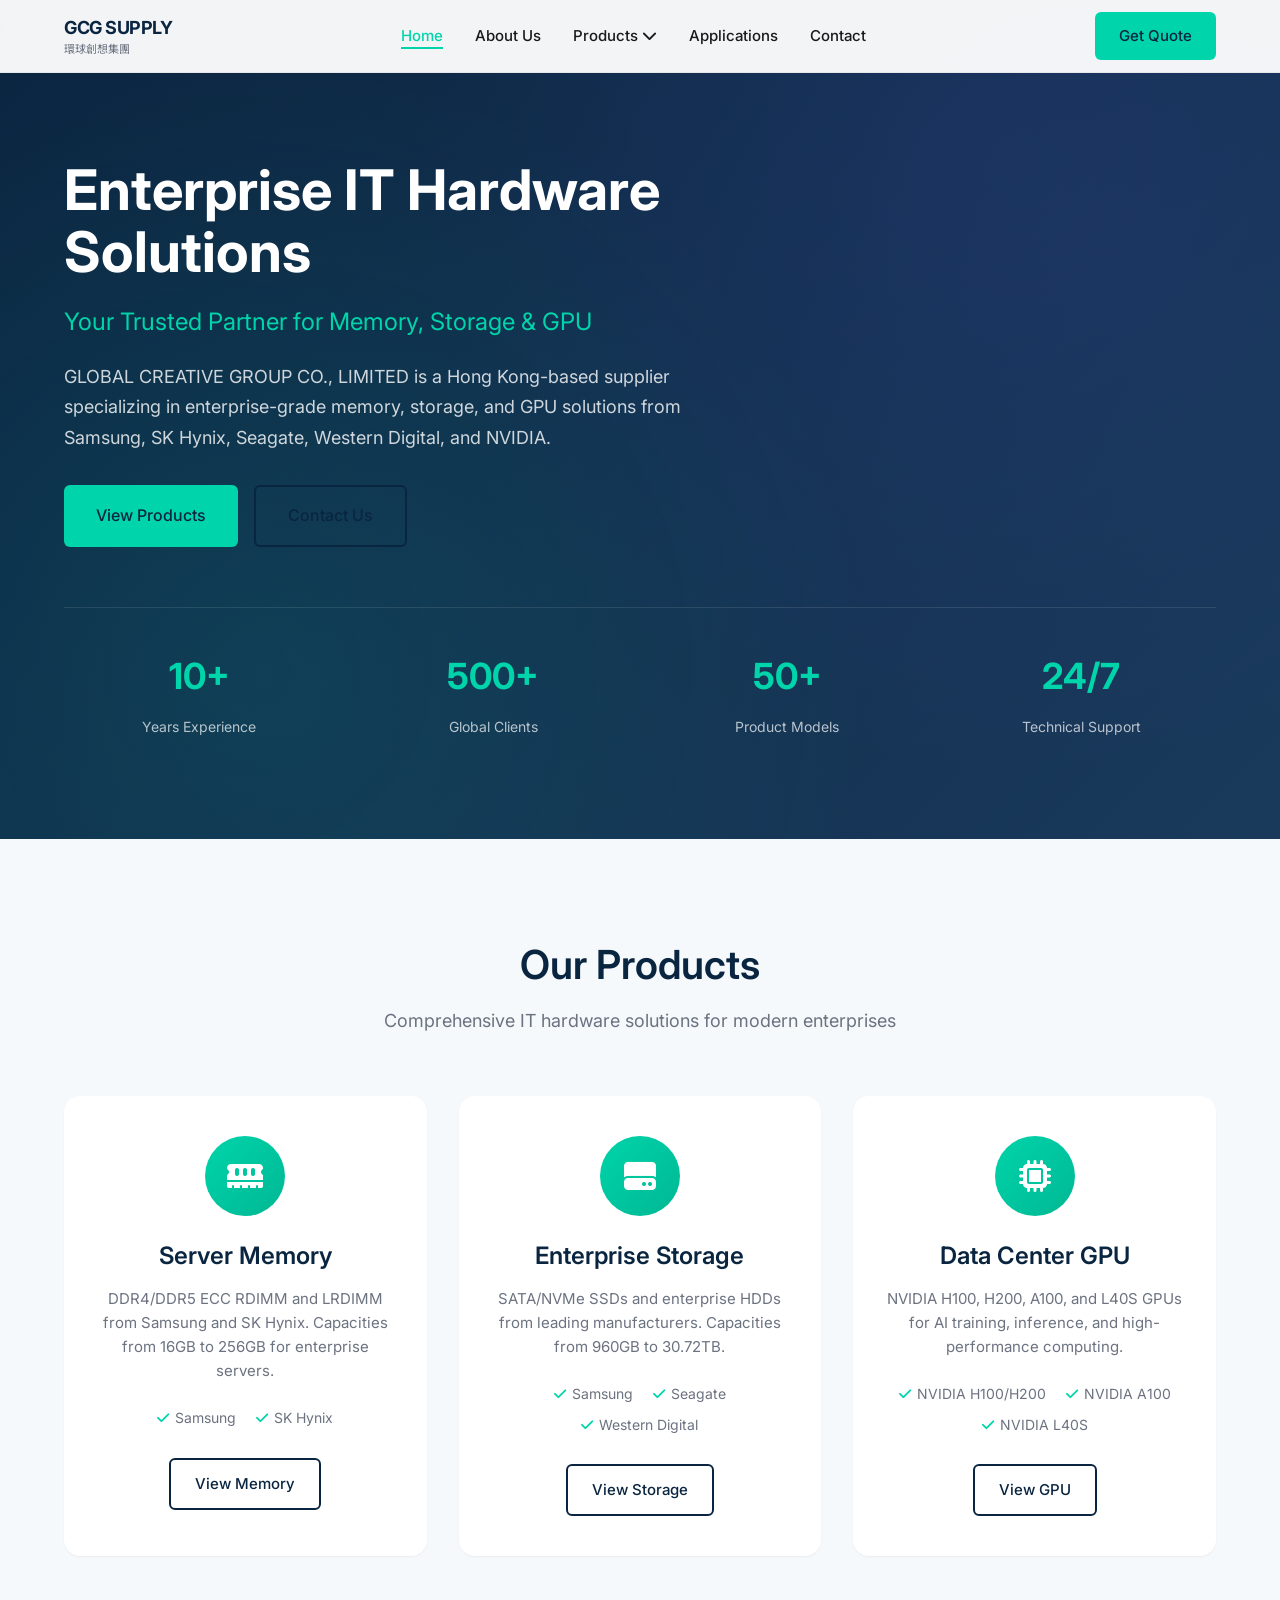
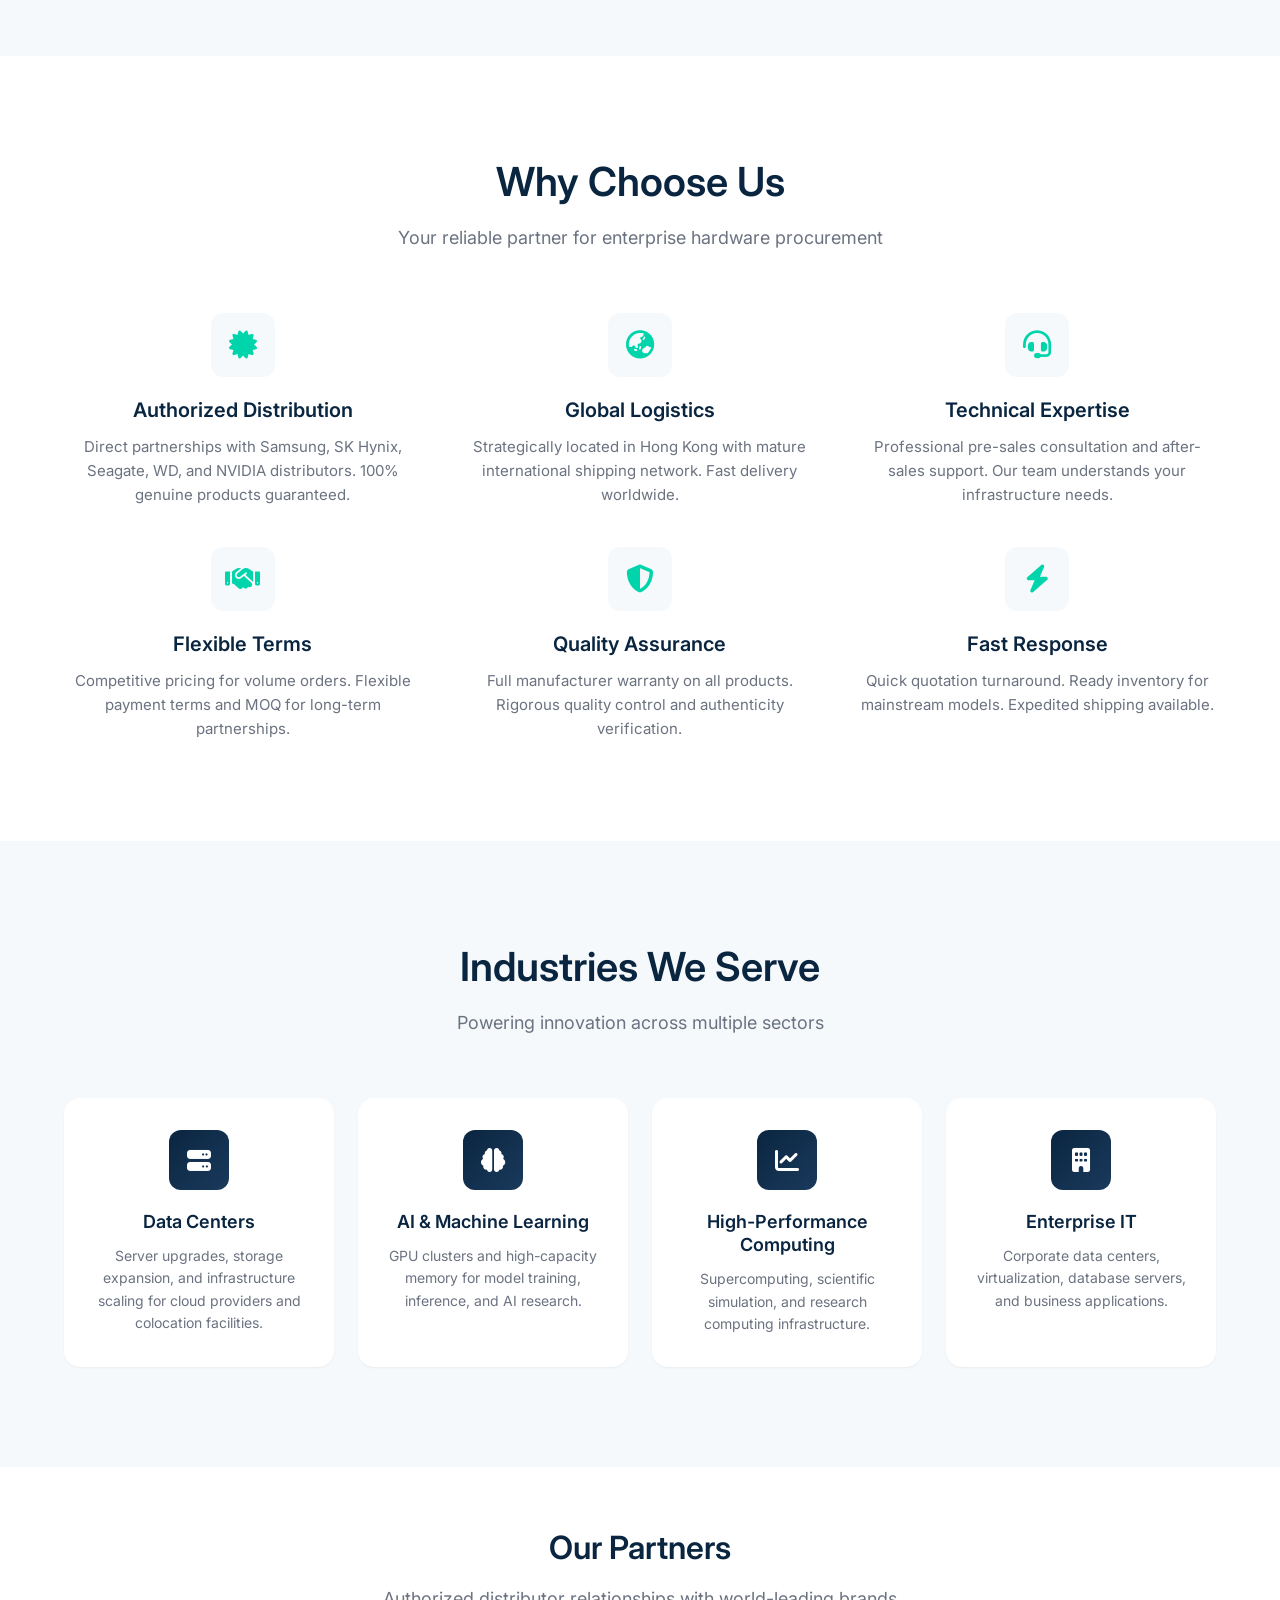
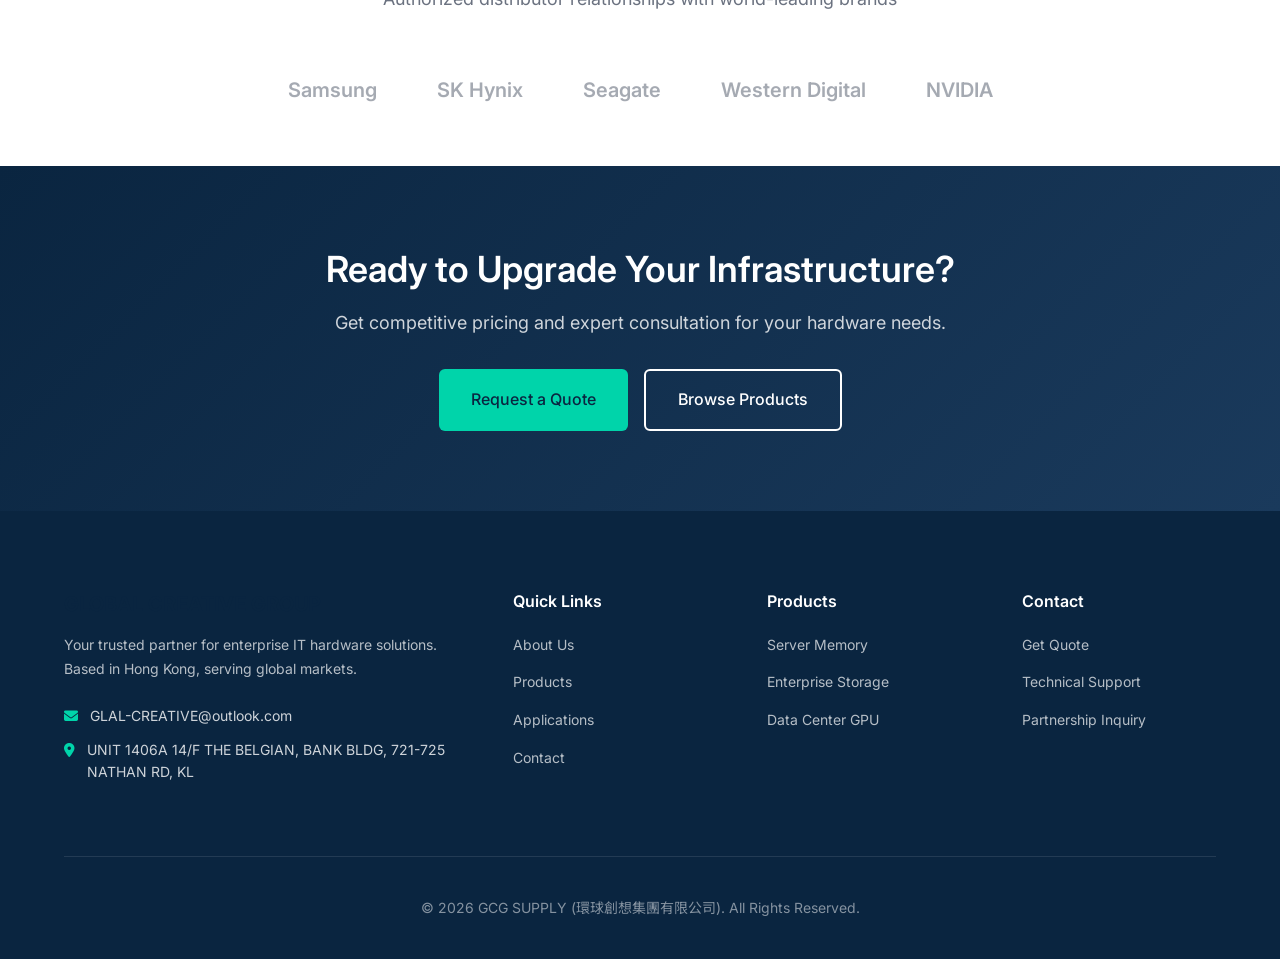
<file: index.html>
<!DOCTYPE html>
<html lang="en">
<head>
    <meta charset="UTF-8">
    <meta name="viewport" content="width=device-width, initial-scale=1.0">
    <title>Enterprise IT Hardware Supplier | Memory Storage GPU | Global Creative Group</title>
    <meta name="description" content="GLOBAL CREATIVE GROUP is a Hong Kong-based supplier of enterprise IT hardware including Samsung/SK Hynix memory, Seagate/WD storage, and NVIDIA GPUs. Serving data centers, AI companies, and enterprises worldwide.">
    <meta name="keywords" content="enterprise IT hardware, server memory, data center SSD, NVIDIA GPU, Samsung DDR5, SK Hynix, Seagate Exos, WD Ultrastar, H100, A100">
    <link rel="stylesheet" href="css/style.css">
    <link href="https://fonts.googleapis.com/css2?family=Inter:wght@300;400;500;600;700&family=Noto+Sans+SC:wght@300;400;500;700&display=swap" rel="stylesheet">
    <link rel="stylesheet" href="https://cdnjs.cloudflare.com/ajax/libs/font-awesome/6.4.0/css/all.min.css">
</head>
<body>
    <!-- Header -->
    <header class="header">
        <div class="container">
            <nav class="navbar">
                <a href="index.html" class="logo">
                    <span class="logo-text">GCG SUPPLY</span>
                    <span class="logo-sub">環球創想集團</span>
                </a>
                <ul class="nav-menu">
                    <li><a href="index.html" class="active">Home</a></li>
                    <li><a href="about.html">About Us</a></li>
                    <li class="dropdown">
                        <a href="products/index.html">Products <i class="fas fa-chevron-down"></i></a>
                        <ul class="dropdown-menu">
                            <li><a href="products/memory.html">Memory</a></li>
                            <li><a href="products/storage.html">Storage</a></li>
                            <li><a href="products/gpu.html">GPU</a></li>
                        </ul>
                    </li>
                    <li><a href="applications.html">Applications</a></li>
                    <li><a href="contact.html">Contact</a></li>
                </ul>
                <div class="nav-actions">
                    <a href="contact.html" class="btn btn-primary">Get Quote</a>
                    <button class="mobile-menu-toggle" aria-label="Toggle menu">
                        <span></span>
                        <span></span>
                        <span></span>
                    </button>
                </div>
            </nav>
        </div>
    </header>

    <!-- Hero Section -->
    <section class="hero">
        <div class="hero-bg"></div>
        <div class="container">
            <div class="hero-content">
                <h1 class="hero-title">Enterprise IT Hardware Solutions</h1>
                <p class="hero-subtitle">Your Trusted Partner for Memory, Storage & GPU</p>
                <p class="hero-description">
                    GLOBAL CREATIVE GROUP CO., LIMITED is a Hong Kong-based supplier specializing 
                    in enterprise-grade memory, storage, and GPU solutions from Samsung, SK Hynix, 
                    Seagate, Western Digital, and NVIDIA.
                </p>
                <div class="hero-buttons">
                    <a href="products/index.html" class="btn btn-primary btn-lg">View Products</a>
                    <a href="contact.html" class="btn btn-outline btn-lg">Contact Us</a>
                </div>
            </div>
            <div class="hero-stats">
                <div class="stat-item">
                    <span class="stat-number">10+</span>
                    <span class="stat-label">Years Experience</span>
                </div>
                <div class="stat-item">
                    <span class="stat-number">500+</span>
                    <span class="stat-label">Global Clients</span>
                </div>
                <div class="stat-item">
                    <span class="stat-number">50+</span>
                    <span class="stat-label">Product Models</span>
                </div>
                <div class="stat-item">
                    <span class="stat-number">24/7</span>
                    <span class="stat-label">Technical Support</span>
                </div>
            </div>
        </div>
    </section>

    <!-- Product Categories -->
    <section class="products-section">
        <div class="container">
            <div class="section-header">
                <h2 class="section-title">Our Products</h2>
                <p class="section-subtitle">Comprehensive IT hardware solutions for modern enterprises</p>
            </div>
            <div class="product-grid">
                <div class="product-card">
                    <div class="product-icon">
                        <i class="fas fa-memory"></i>
                    </div>
                    <h3 class="product-title">Server Memory</h3>
                    <p class="product-description">
                        DDR4/DDR5 ECC RDIMM and LRDIMM from Samsung and SK Hynix. 
                        Capacities from 16GB to 256GB for enterprise servers.
                    </p>
                    <ul class="product-brands">
                        <li><i class="fas fa-check"></i> Samsung</li>
                        <li><i class="fas fa-check"></i> SK Hynix</li>
                    </ul>
                    <a href="products/memory.html" class="btn btn-outline">View Memory</a>
                </div>
                <div class="product-card">
                    <div class="product-icon">
                        <i class="fas fa-hdd"></i>
                    </div>
                    <h3 class="product-title">Enterprise Storage</h3>
                    <p class="product-description">
                        SATA/NVMe SSDs and enterprise HDDs from leading manufacturers. 
                        Capacities from 960GB to 30.72TB.
                    </p>
                    <ul class="product-brands">
                        <li><i class="fas fa-check"></i> Samsung</li>
                        <li><i class="fas fa-check"></i> Seagate</li>
                        <li><i class="fas fa-check"></i> Western Digital</li>
                    </ul>
                    <a href="products/storage.html" class="btn btn-outline">View Storage</a>
                </div>
                <div class="product-card">
                    <div class="product-icon">
                        <i class="fas fa-microchip"></i>
                    </div>
                    <h3 class="product-title">Data Center GPU</h3>
                    <p class="product-description">
                        NVIDIA H100, H200, A100, and L40S GPUs for AI training, 
                        inference, and high-performance computing.
                    </p>
                    <ul class="product-brands">
                        <li><i class="fas fa-check"></i> NVIDIA H100/H200</li>
                        <li><i class="fas fa-check"></i> NVIDIA A100</li>
                        <li><i class="fas fa-check"></i> NVIDIA L40S</li>
                    </ul>
                    <a href="products/gpu.html" class="btn btn-outline">View GPU</a>
                </div>
            </div>
        </div>
    </section>

    <!-- Why Choose Us -->
    <section class="why-us-section">
        <div class="container">
            <div class="section-header">
                <h2 class="section-title">Why Choose Us</h2>
                <p class="section-subtitle">Your reliable partner for enterprise hardware procurement</p>
            </div>
            <div class="features-grid">
                <div class="feature-item">
                    <div class="feature-icon">
                        <i class="fas fa-certificate"></i>
                    </div>
                    <h3>Authorized Distribution</h3>
                    <p>Direct partnerships with Samsung, SK Hynix, Seagate, WD, and NVIDIA distributors. 100% genuine products guaranteed.</p>
                </div>
                <div class="feature-item">
                    <div class="feature-icon">
                        <i class="fas fa-globe-asia"></i>
                    </div>
                    <h3>Global Logistics</h3>
                    <p>Strategically located in Hong Kong with mature international shipping network. Fast delivery worldwide.</p>
                </div>
                <div class="feature-item">
                    <div class="feature-icon">
                        <i class="fas fa-headset"></i>
                    </div>
                    <h3>Technical Expertise</h3>
                    <p>Professional pre-sales consultation and after-sales support. Our team understands your infrastructure needs.</p>
                </div>
                <div class="feature-item">
                    <div class="feature-icon">
                        <i class="fas fa-handshake"></i>
                    </div>
                    <h3>Flexible Terms</h3>
                    <p>Competitive pricing for volume orders. Flexible payment terms and MOQ for long-term partnerships.</p>
                </div>
                <div class="feature-item">
                    <div class="feature-icon">
                        <i class="fas fa-shield-alt"></i>
                    </div>
                    <h3>Quality Assurance</h3>
                    <p>Full manufacturer warranty on all products. Rigorous quality control and authenticity verification.</p>
                </div>
                <div class="feature-item">
                    <div class="feature-icon">
                        <i class="fas fa-bolt"></i>
                    </div>
                    <h3>Fast Response</h3>
                    <p>Quick quotation turnaround. Ready inventory for mainstream models. Expedited shipping available.</p>
                </div>
            </div>
        </div>
    </section>

    <!-- Applications -->
    <section class="applications-section">
        <div class="container">
            <div class="section-header">
                <h2 class="section-title">Industries We Serve</h2>
                <p class="section-subtitle">Powering innovation across multiple sectors</p>
            </div>
            <div class="applications-grid">
                <div class="application-card">
                    <div class="application-icon">
                        <i class="fas fa-server"></i>
                    </div>
                    <h3>Data Centers</h3>
                    <p>Server upgrades, storage expansion, and infrastructure scaling for cloud providers and colocation facilities.</p>
                </div>
                <div class="application-card">
                    <div class="application-icon">
                        <i class="fas fa-brain"></i>
                    </div>
                    <h3>AI & Machine Learning</h3>
                    <p>GPU clusters and high-capacity memory for model training, inference, and AI research.</p>
                </div>
                <div class="application-card">
                    <div class="application-icon">
                        <i class="fas fa-chart-line"></i>
                    </div>
                    <h3>High-Performance Computing</h3>
                    <p>Supercomputing, scientific simulation, and research computing infrastructure.</p>
                </div>
                <div class="application-card">
                    <div class="application-icon">
                        <i class="fas fa-building"></i>
                    </div>
                    <h3>Enterprise IT</h3>
                    <p>Corporate data centers, virtualization, database servers, and business applications.</p>
                </div>
            </div>
        </div>
    </section>

    <!-- Partner Logos -->
    <section class="partners-section">
        <div class="container">
            <div class="section-header">
                <h2 class="section-title">Our Partners</h2>
                <p class="section-subtitle">Authorized distributor relationships with world-leading brands</p>
            </div>
            <div class="partners-grid">
                <div class="partner-logo">Samsung</div>
                <div class="partner-logo">SK Hynix</div>
                <div class="partner-logo">Seagate</div>
                <div class="partner-logo">Western Digital</div>
                <div class="partner-logo">NVIDIA</div>
            </div>
        </div>
    </section>

    <!-- CTA Section -->
    <section class="cta-section">
        <div class="container">
            <div class="cta-content">
                <h2>Ready to Upgrade Your Infrastructure?</h2>
                <p>Get competitive pricing and expert consultation for your hardware needs.</p>
                <div class="cta-buttons">
                    <a href="contact.html" class="btn btn-primary btn-lg">Request a Quote</a>
                    <a href="products/index.html" class="btn btn-outline btn-lg">Browse Products</a>
                </div>
            </div>
        </div>
    </section>

    <!-- Footer -->
    <footer class="footer">
        <div class="container">
            <div class="footer-grid">
                <div class="footer-col">
                    <h3 class="footer-logo">GLOBAL CREATIVE GROUP</h3>
                    <p class="footer-desc">Your trusted partner for enterprise IT hardware solutions. Based in Hong Kong, serving global markets.</p>
                    <div class="footer-contact">
                        <p><i class="fas fa-envelope"></i> GLAL-CREATIVE@outlook.com</p>
                        <p><i class="fas fa-map-marker-alt"></i> UNIT 1406A 14/F THE BELGIAN, BANK BLDG, 721-725 NATHAN RD, KL</p>
                    </div>
                </div>
                <div class="footer-col">
                    <h4>Quick Links</h4>
                    <ul>
                        <li><a href="about.html">About Us</a></li>
                        <li><a href="products/index.html">Products</a></li>
                        <li><a href="applications.html">Applications</a></li>
                        <li><a href="contact.html">Contact</a></li>
                    </ul>
                </div>
                <div class="footer-col">
                    <h4>Products</h4>
                    <ul>
                        <li><a href="products/memory.html">Server Memory</a></li>
                        <li><a href="products/storage.html">Enterprise Storage</a></li>
                        <li><a href="products/gpu.html">Data Center GPU</a></li>
                    </ul>
                </div>
                <div class="footer-col">
                    <h4>Contact</h4>
                    <ul>
                        <li><a href="contact.html">Get Quote</a></li>
                        <li><a href="contact.html">Technical Support</a></li>
                        <li><a href="contact.html">Partnership Inquiry</a></li>
                    </ul>
                </div>
            </div>
            <div class="footer-bottom">
                <p>&copy; 2026 GCG SUPPLY (環球創想集團有限公司). All Rights Reserved.</p>
            </div>
        </div>
    </footer>

    <script src="js/main.js"></script>
</body>
</html>
</file>
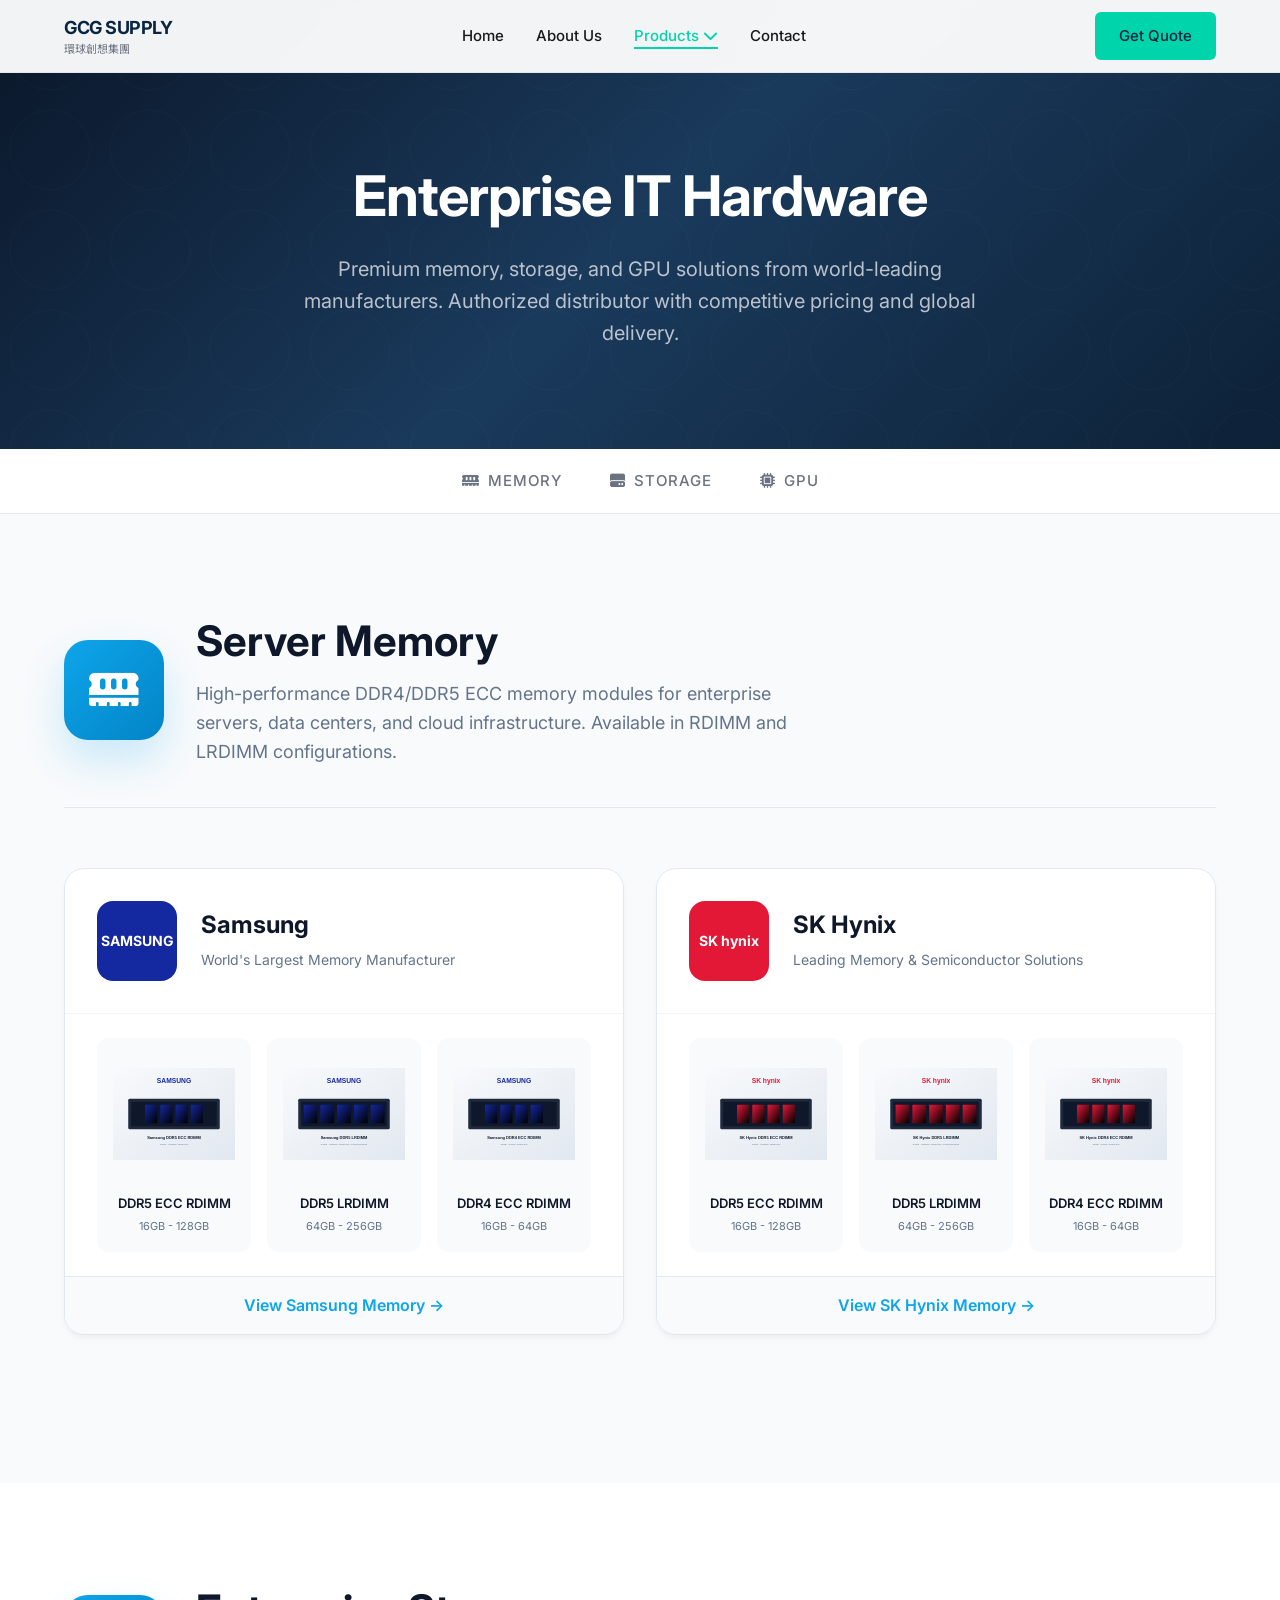
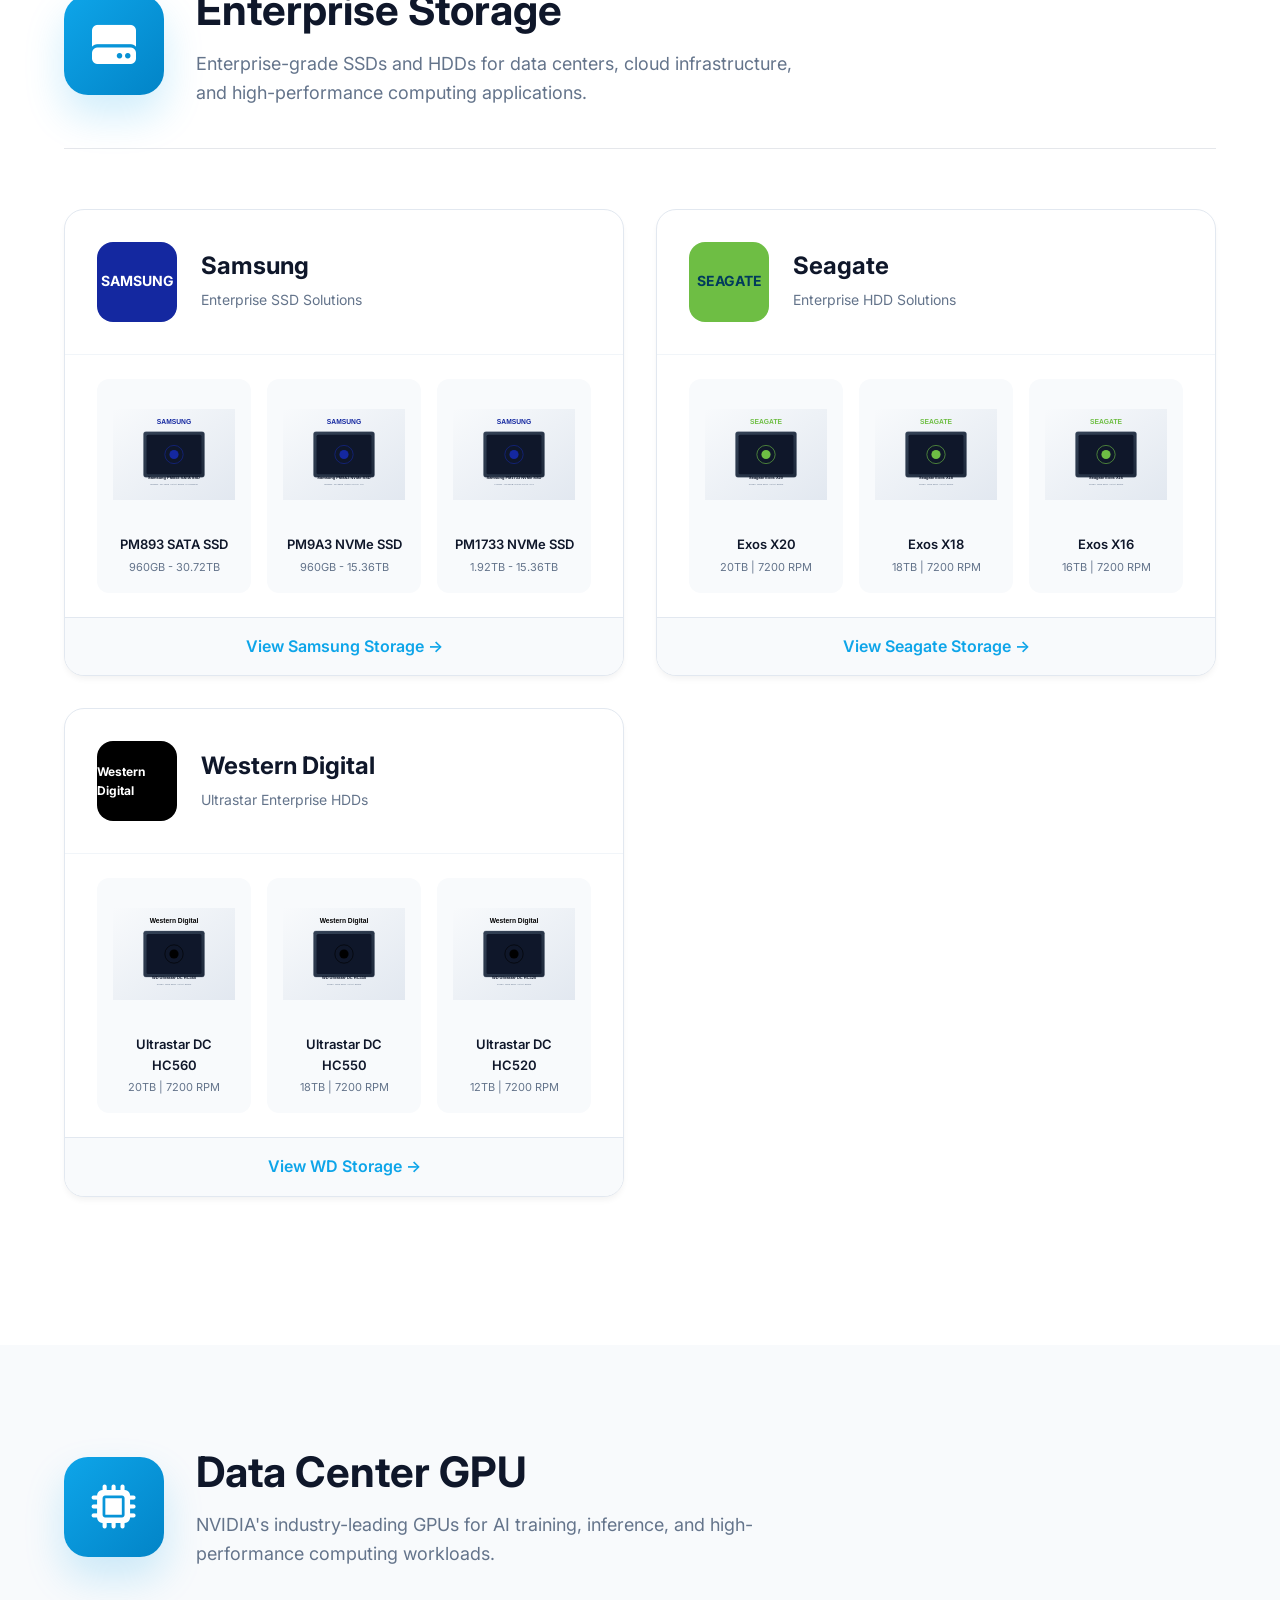
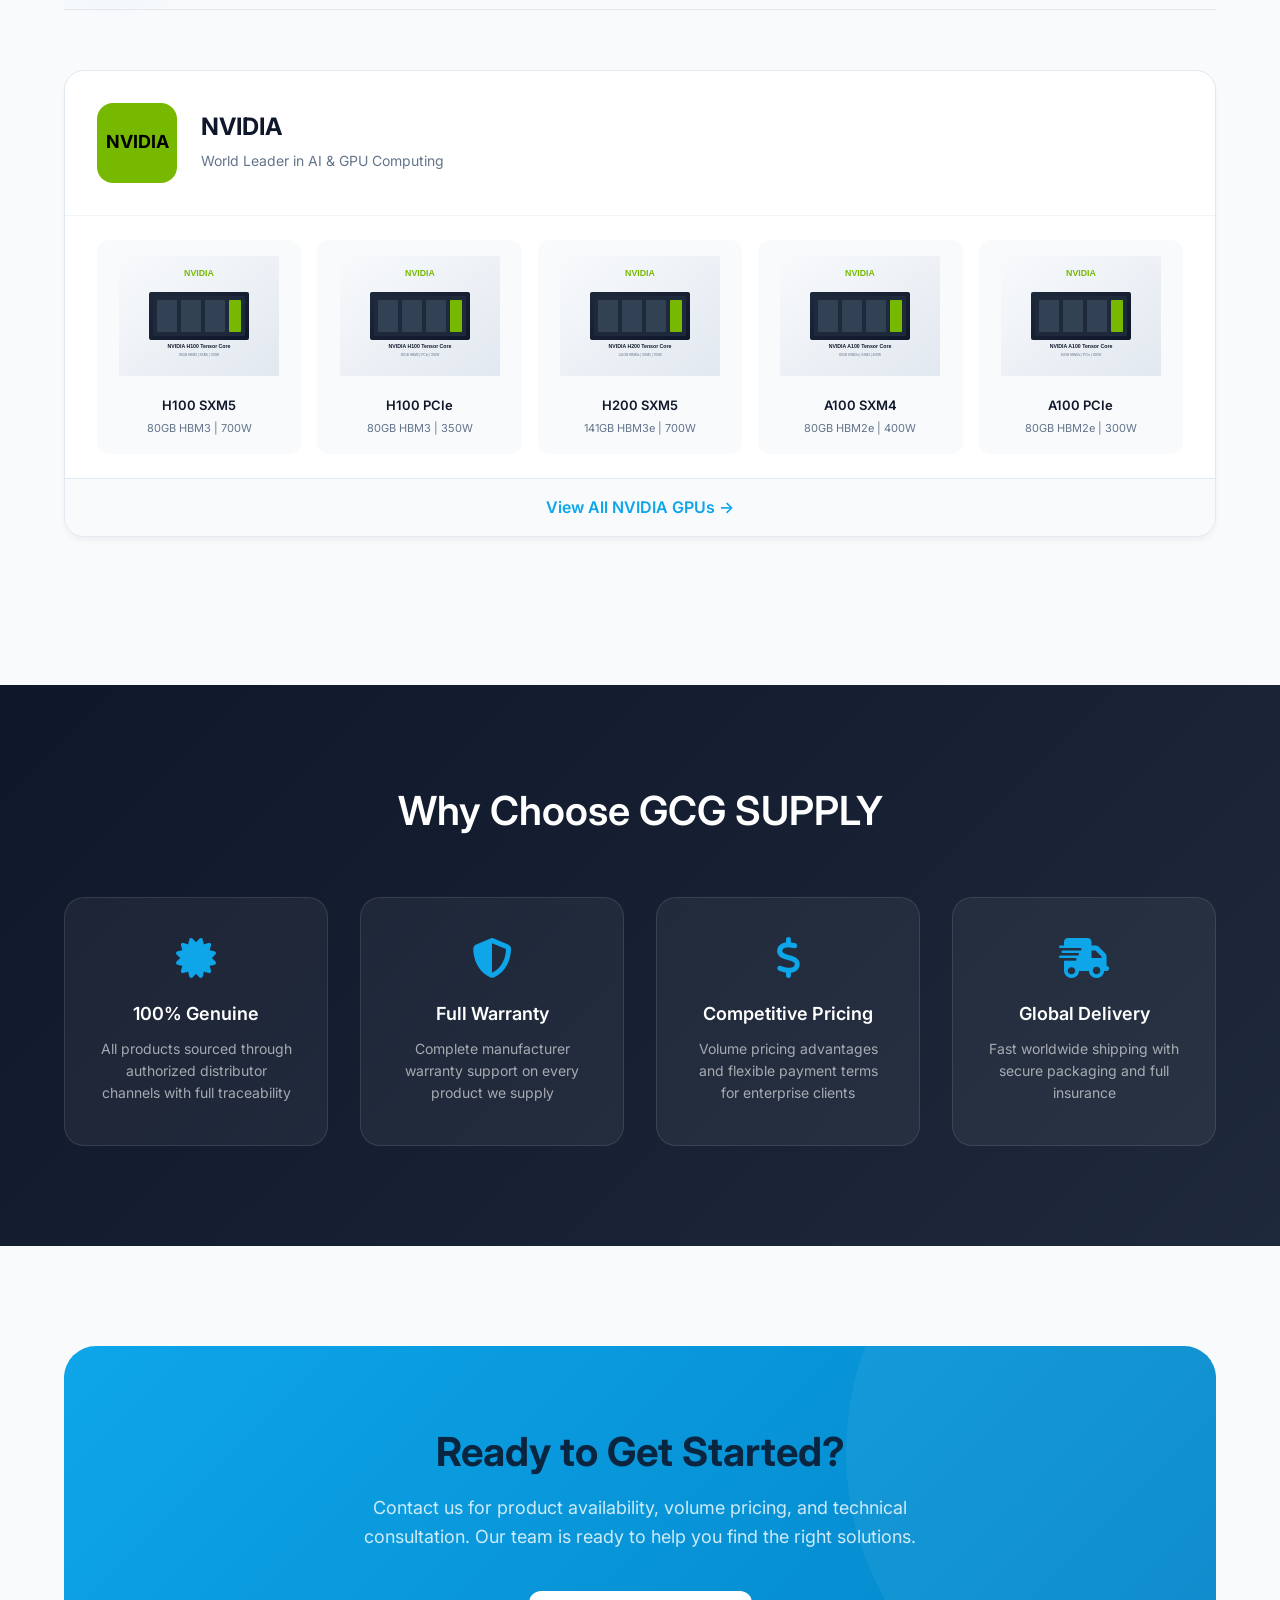
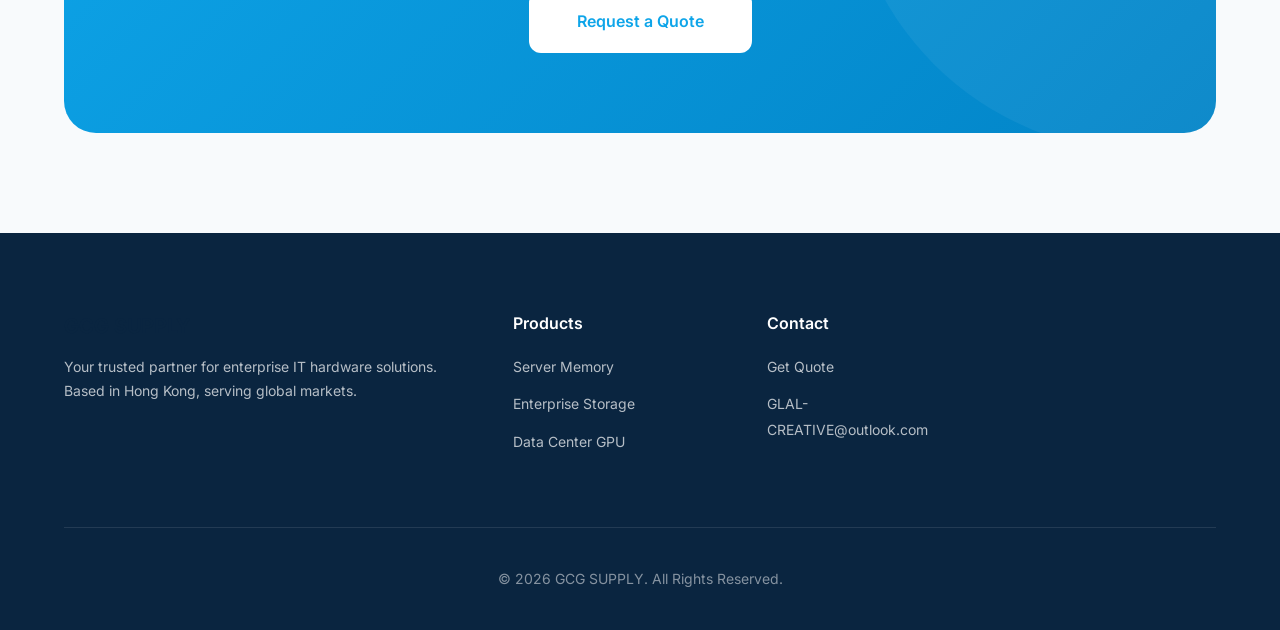
<file: products/index.html>
<!DOCTYPE html>
<html lang="en">
<head>
    <meta charset="UTF-8">
    <meta name="viewport" content="width=device-width, initial-scale=1.0">
    <title>Enterprise IT Hardware Products | GCG SUPPLY</title>
    <meta name="description" content="Enterprise-grade memory, storage, and GPU solutions from Samsung, SK Hynix, Seagate, Western Digital, and NVIDIA. Authorized distributor.">
    <link rel="stylesheet" href="../css/style.css">
    <link href="https://fonts.googleapis.com/css2?family=Inter:wght@300;400;500;600;700&family=Noto+Sans+SC:wght@300;400;500;700&display=swap" rel="stylesheet">
    <link rel="stylesheet" href="https://cdnjs.cloudflare.com/ajax/libs/font-awesome/6.4.0/css/all.min.css">
    <style>
        .products-hero {
            background: linear-gradient(135deg, #0a1628 0%, #1a3a5c 50%, #0d2137 100%);
            color: white;
            padding: 160px 0 100px;
            text-align: center;
            position: relative;
            overflow: hidden;
        }
        
        .products-hero::before {
            content: '';
            position: absolute;
            top: 0;
            left: 0;
            right: 0;
            bottom: 0;
            background: url('data:image/svg+xml,<svg xmlns="http://www.w3.org/2000/svg" viewBox="0 0 100 100"><circle cx="50" cy="50" r="40" fill="none" stroke="rgba(255,255,255,0.03)" stroke-width="0.5"/></svg>');
            background-size: 100px 100px;
        }
        
        .products-hero .container {
            position: relative;
            z-index: 1;
        }
        
        .products-hero h1 {
            color: white;
            font-size: 56px;
            font-weight: 700;
            margin-bottom: 20px;
            letter-spacing: -1px;
        }
        
        .products-hero p {
            font-size: 20px;
            color: rgba(255, 255, 255, 0.7);
            max-width: 700px;
            margin: 0 auto;
            line-height: 1.6;
        }
        
        .category-nav {
            background: white;
            border-bottom: 1px solid #e5e7eb;
            padding: 20px 0;
            position: sticky;
            top: 0;
            z-index: 100;
        }
        
        .category-nav-list {
            display: flex;
            justify-content: center;
            gap: 48px;
            list-style: none;
        }
        
        .category-nav-list a {
            color: #6b7280;
            font-weight: 500;
            font-size: 15px;
            text-transform: uppercase;
            letter-spacing: 1px;
            transition: color 0.3s;
            display: flex;
            align-items: center;
            gap: 8px;
        }
        
        .category-nav-list a:hover,
        .category-nav-list a.active {
            color: #0ea5e9;
        }
        
        .category-section {
            padding: 100px 0;
        }
        
        .category-section:nth-child(even) {
            background-color: #f8fafc;
        }
        
        .category-section:nth-child(odd) {
            background-color: white;
        }
        
        .category-header {
            display: flex;
            align-items: center;
            gap: 32px;
            margin-bottom: 60px;
            padding-bottom: 40px;
            border-bottom: 1px solid #e5e7eb;
        }
        
        .category-icon {
            width: 100px;
            height: 100px;
            background: linear-gradient(135deg, #0ea5e9 0%, #0284c7 100%);
            border-radius: 24px;
            display: flex;
            align-items: center;
            justify-content: center;
            box-shadow: 0 20px 40px rgba(14, 165, 233, 0.2);
        }
        
        .category-icon i {
            font-size: 44px;
            color: white;
        }
        
        .category-title h2 {
            font-size: 42px;
            font-weight: 700;
            margin-bottom: 12px;
            color: #0f172a;
        }
        
        .category-title p {
            color: #64748b;
            font-size: 18px;
            max-width: 600px;
        }
        
        .brands-grid {
            display: grid;
            grid-template-columns: repeat(2, 1fr);
            gap: 32px;
            margin-bottom: 48px;
        }
        
        .brand-card {
            background: white;
            border-radius: 20px;
            overflow: hidden;
            box-shadow: 0 4px 6px -1px rgba(0, 0, 0, 0.05);
            border: 1px solid #e2e8f0;
            transition: all 0.3s ease;
        }
        
        .brand-card:hover {
            transform: translateY(-4px);
            box-shadow: 0 20px 40px -10px rgba(0, 0, 0, 0.1);
        }
        
        .brand-header {
            padding: 32px;
            display: flex;
            align-items: center;
            gap: 24px;
            border-bottom: 1px solid #f1f5f9;
        }
        
        .brand-logo-container {
            width: 80px;
            height: 80px;
            background: #f8fafc;
            border-radius: 16px;
            display: flex;
            align-items: center;
            justify-content: center;
            padding: 16px;
        }
        
        .brand-logo-container img {
            max-width: 100%;
            max-height: 100%;
            object-fit: contain;
        }
        
        .brand-logo-placeholder {
            width: 80px;
            height: 80px;
            border-radius: 16px;
            display: flex;
            align-items: center;
            justify-content: center;
            font-weight: 700;
            font-size: 14px;
            color: white;
        }
        
        .product-images-grid {
            display: grid;
            grid-template-columns: repeat(3, 1fr);
            gap: 16px;
            padding: 24px 32px;
        }
        
        .product-image-item {
            background: #f8fafc;
            border-radius: 12px;
            padding: 16px;
            text-align: center;
            transition: all 0.3s;
        }
        
        .product-image-item:hover {
            background: #f1f5f9;
            transform: translateY(-2px);
        }
        
        .product-image-item img {
            width: 100%;
            height: 120px;
            object-fit: contain;
            margin-bottom: 12px;
        }
        
        .product-image-item .product-name {
            font-size: 13px;
            font-weight: 600;
            color: #0f172a;
            margin-bottom: 4px;
        }
        
        .product-image-item .product-spec {
            font-size: 11px;
            color: #64748b;
        }
        
        .brand-info h3 {
            font-size: 24px;
            font-weight: 700;
            margin-bottom: 6px;
            color: #0f172a;
        }
        
        .brand-info span {
            color: #64748b;
            font-size: 14px;
        }
        
        .brand-products {
            padding: 24px 32px;
        }
        
        .product-mini-list {
            list-style: none;
        }
        
        .product-mini-list li {
            padding: 16px 0;
            border-bottom: 1px solid #f1f5f9;
            display: flex;
            justify-content: space-between;
            align-items: center;
        }
        
        .product-mini-list li:last-child {
            border-bottom: none;
        }
        
        .product-mini-list .product-name {
            font-weight: 600;
            color: #0f172a;
            font-size: 15px;
        }
        
        .product-mini-list .product-spec {
            color: #64748b;
            font-size: 13px;
        }
        
        .view-brand-btn {
            display: block;
            width: 100%;
            padding: 16px;
            background: #f8fafc;
            color: #0ea5e9;
            font-weight: 600;
            text-align: center;
            border-top: 1px solid #e2e8f0;
            transition: all 0.3s;
        }
        
        .view-brand-btn:hover {
            background: #0ea5e9;
            color: white;
        }
        
        .features-section {
            background: linear-gradient(135deg, #0f172a 0%, #1e293b 100%);
            padding: 100px 0;
            color: white;
        }
        
        .features-section .section-title {
            color: white;
            text-align: center;
            margin-bottom: 60px;
        }
        
        .features-grid {
            display: grid;
            grid-template-columns: repeat(4, 1fr);
            gap: 32px;
        }
        
        .feature-card {
            background: rgba(255, 255, 255, 0.05);
            border: 1px solid rgba(255, 255, 255, 0.1);
            border-radius: 20px;
            padding: 40px 32px;
            text-align: center;
            transition: all 0.3s;
        }
        
        .feature-card:hover {
            background: rgba(255, 255, 255, 0.1);
            transform: translateY(-4px);
        }
        
        .feature-card i {
            font-size: 40px;
            color: #0ea5e9;
            margin-bottom: 24px;
        }
        
        .feature-card h4 {
            font-size: 18px;
            font-weight: 600;
            margin-bottom: 12px;
            color: white;
        }
        
        .feature-card p {
            font-size: 14px;
            color: rgba(255, 255, 255, 0.6);
            line-height: 1.6;
        }
        
        .cta-section {
            padding: 100px 0;
            background: #f8fafc;
        }
        
        .cta-box {
            background: linear-gradient(135deg, #0ea5e9 0%, #0284c7 100%);
            border-radius: 32px;
            padding: 80px;
            text-align: center;
            color: white;
            position: relative;
            overflow: hidden;
        }
        
        .cta-box::before {
            content: '';
            position: absolute;
            top: -50%;
            right: -20%;
            width: 600px;
            height: 600px;
            background: rgba(255, 255, 255, 0.05);
            border-radius: 50%;
        }
        
        .cta-box h3 {
            font-size: 40px;
            font-weight: 700;
            margin-bottom: 16px;
            position: relative;
        }
        
        .cta-box p {
            font-size: 18px;
            color: rgba(255, 255, 255, 0.8);
            margin-bottom: 40px;
            max-width: 600px;
            margin-left: auto;
            margin-right: auto;
            position: relative;
        }
        
        .cta-box .btn {
            background: white;
            color: #0ea5e9;
            padding: 18px 48px;
            font-size: 16px;
            font-weight: 600;
            border-radius: 12px;
            position: relative;
            transition: all 0.3s;
        }
        
        .cta-box .btn:hover {
            transform: translateY(-2px);
            box-shadow: 0 10px 30px rgba(0, 0, 0, 0.2);
        }
        
        @media (max-width: 1024px) {
            .brands-grid {
                grid-template-columns: 1fr;
            }
            
            .features-grid {
                grid-template-columns: repeat(2, 1fr);
            }
            
            .category-nav-list {
                gap: 24px;
                flex-wrap: wrap;
            }
        }
        
        @media (max-width: 768px) {
            .products-hero h1 {
                font-size: 36px;
            }
            
            .category-header {
                flex-direction: column;
                text-align: center;
            }
            
            .features-grid {
                grid-template-columns: 1fr;
            }
            
            .cta-box {
                padding: 48px 24px;
            }
            
            .cta-box h3 {
                font-size: 28px;
            }
        }
    </style>
</head>
<body>
    <!-- Header -->
    <header class="header">
        <div class="container">
            <nav class="navbar">
                <a href="../index.html" class="logo">
                    <span class="logo-text">GCG SUPPLY</span>
                    <span class="logo-sub">環球創想集團</span>
                </a>
                <ul class="nav-menu">
                    <li><a href="../index.html">Home</a></li>
                    <li><a href="../about.html">About Us</a></li>
                    <li class="dropdown">
                        <a href="index.html" class="active">Products <i class="fas fa-chevron-down"></i></a>
                        <ul class="dropdown-menu">
                            <li><a href="#memory">Memory</a></li>
                            <li><a href="#storage">Storage</a></li>
                            <li><a href="#gpu">GPU</a></li>
                        </ul>
                    </li>
                    <li><a href="../contact.html">Contact</a></li>
                </ul>
                <div class="nav-actions">
                    <a href="../contact.html" class="btn btn-primary">Get Quote</a>
                </div>
            </nav>
        </div>
    </header>

    <!-- Products Hero -->
    <section class="products-hero">
        <div class="container">
            <h1>Enterprise IT Hardware</h1>
            <p>Premium memory, storage, and GPU solutions from world-leading manufacturers. Authorized distributor with competitive pricing and global delivery.</p>
        </div>
    </section>

    <!-- Category Navigation -->
    <nav class="category-nav">
        <div class="container">
            <ul class="category-nav-list">
                <li><a href="#memory"><i class="fas fa-memory"></i> Memory</a></li>
                <li><a href="#storage"><i class="fas fa-hdd"></i> Storage</a></li>
                <li><a href="#gpu"><i class="fas fa-microchip"></i> GPU</a></li>
            </ul>
        </div>
    </nav>

    <!-- Memory Section -->
    <section id="memory" class="category-section">
        <div class="container">
            <div class="category-header">
                <div class="category-icon">
                    <i class="fas fa-memory"></i>
                </div>
                <div class="category-title">
                    <h2>Server Memory</h2>
                    <p>High-performance DDR4/DDR5 ECC memory modules for enterprise servers, data centers, and cloud infrastructure. Available in RDIMM and LRDIMM configurations.</p>
                </div>
            </div>
            
            <div class="brands-grid">
                <!-- Samsung Memory -->
                <div class="brand-card">
                    <div class="brand-header">
                        <div class="brand-logo-placeholder" style="background: #1428A0;">
                            <span>SAMSUNG</span>
                        </div>
                        <div class="brand-info">
                            <h3>Samsung</h3>
                            <span>World's Largest Memory Manufacturer</span>
                        </div>
                    </div>
                    <div class="product-images-grid">
                        <div class="product-image-item">
                            <img src="../images/products/memory/samsung/ddr5-rdimm.svg" alt="Samsung DDR5 ECC RDIMM">
                            <div class="product-name">DDR5 ECC RDIMM</div>
                            <div class="product-spec">16GB - 128GB</div>
                        </div>
                        <div class="product-image-item">
                            <img src="../images/products/memory/samsung/ddr5-lrdimm.svg" alt="Samsung DDR5 LRDIMM">
                            <div class="product-name">DDR5 LRDIMM</div>
                            <div class="product-spec">64GB - 256GB</div>
                        </div>
                        <div class="product-image-item">
                            <img src="../images/products/memory/samsung/ddr4-rdimm.svg" alt="Samsung DDR4 ECC RDIMM">
                            <div class="product-name">DDR4 ECC RDIMM</div>
                            <div class="product-spec">16GB - 64GB</div>
                        </div>
                    </div>
                    <a href="samsung-memory.html" class="view-brand-btn">View Samsung Memory →</a>
                </div>
                
                <!-- SK Hynix Memory -->
                <div class="brand-card">
                    <div class="brand-header">
                        <div class="brand-logo-placeholder" style="background: #E31837;">
                            <span>SK hynix</span>
                        </div>
                        <div class="brand-info">
                            <h3>SK Hynix</h3>
                            <span>Leading Memory & Semiconductor Solutions</span>
                        </div>
                    </div>
                    <div class="product-images-grid">
                        <div class="product-image-item">
                            <img src="../images/products/memory/skhynix/ddr5-rdimm.svg" alt="SK Hynix DDR5 ECC RDIMM">
                            <div class="product-name">DDR5 ECC RDIMM</div>
                            <div class="product-spec">16GB - 128GB</div>
                        </div>
                        <div class="product-image-item">
                            <img src="../images/products/memory/skhynix/ddr5-lrdimm.svg" alt="SK Hynix DDR5 LRDIMM">
                            <div class="product-name">DDR5 LRDIMM</div>
                            <div class="product-spec">64GB - 256GB</div>
                        </div>
                        <div class="product-image-item">
                            <img src="../images/products/memory/skhynix/ddr4-rdimm.svg" alt="SK Hynix DDR4 ECC RDIMM">
                            <div class="product-name">DDR4 ECC RDIMM</div>
                            <div class="product-spec">16GB - 64GB</div>
                        </div>
                    </div>
                    <a href="skhynix-memory.html" class="view-brand-btn">View SK Hynix Memory →</a>
                </div>
            </div>
        </div>
    </section>

    <!-- Storage Section -->
    <section id="storage" class="category-section">
        <div class="container">
            <div class="category-header">
                <div class="category-icon">
                    <i class="fas fa-hdd"></i>
                </div>
                <div class="category-title">
                    <h2>Enterprise Storage</h2>
                    <p>Enterprise-grade SSDs and HDDs for data centers, cloud infrastructure, and high-performance computing applications.</p>
                </div>
            </div>
            
            <div class="brands-grid">
                <!-- Samsung Storage -->
                <div class="brand-card">
                    <div class="brand-header">
                        <div class="brand-logo-placeholder" style="background: #1428A0;">
                            <span>SAMSUNG</span>
                        </div>
                        <div class="brand-info">
                            <h3>Samsung</h3>
                            <span>Enterprise SSD Solutions</span>
                        </div>
                    </div>
                    <div class="product-images-grid">
                        <div class="product-image-item">
                            <img src="../images/products/storage/samsung/pm893-sata.svg" alt="Samsung PM893 SATA SSD">
                            <div class="product-name">PM893 SATA SSD</div>
                            <div class="product-spec">960GB - 30.72TB</div>
                        </div>
                        <div class="product-image-item">
                            <img src="../images/products/storage/samsung/pm9a3-nvme.svg" alt="Samsung PM9A3 NVMe SSD">
                            <div class="product-name">PM9A3 NVMe SSD</div>
                            <div class="product-spec">960GB - 15.36TB</div>
                        </div>
                        <div class="product-image-item">
                            <img src="../images/products/storage/samsung/pm1733-nvme.svg" alt="Samsung PM1733 NVMe SSD">
                            <div class="product-name">PM1733 NVMe SSD</div>
                            <div class="product-spec">1.92TB - 15.36TB</div>
                        </div>
                    </div>
                    <a href="samsung-storage.html" class="view-brand-btn">View Samsung Storage →</a>
                </div>
                
                <!-- Seagate Storage -->
                <div class="brand-card">
                    <div class="brand-header">
                        <div class="brand-logo-placeholder" style="background: #6EBE44;">
                            <span style="color: #003B5C;">SEAGATE</span>
                        </div>
                        <div class="brand-info">
                            <h3>Seagate</h3>
                            <span>Enterprise HDD Solutions</span>
                        </div>
                    </div>
                    <div class="product-images-grid">
                        <div class="product-image-item">
                            <img src="../images/products/storage/seagate/exos-x20.svg" alt="Seagate Exos X20">
                            <div class="product-name">Exos X20</div>
                            <div class="product-spec">20TB | 7200 RPM</div>
                        </div>
                        <div class="product-image-item">
                            <img src="../images/products/storage/seagate/exos-x18.svg" alt="Seagate Exos X18">
                            <div class="product-name">Exos X18</div>
                            <div class="product-spec">18TB | 7200 RPM</div>
                        </div>
                        <div class="product-image-item">
                            <img src="../images/products/storage/seagate/exos-x16.svg" alt="Seagate Exos X16">
                            <div class="product-name">Exos X16</div>
                            <div class="product-spec">16TB | 7200 RPM</div>
                        </div>
                    </div>
                    <a href="seagate-storage.html" class="view-brand-btn">View Seagate Storage →</a>
                </div>
                
                <!-- Western Digital Storage -->
                <div class="brand-card">
                    <div class="brand-header">
                        <div class="brand-logo-placeholder" style="background: #000;">
                            <span style="font-size: 12px;">Western Digital</span>
                        </div>
                        <div class="brand-info">
                            <h3>Western Digital</h3>
                            <span>Ultrastar Enterprise HDDs</span>
                        </div>
                    </div>
                    <div class="product-images-grid">
                        <div class="product-image-item">
                            <img src="../images/products/storage/wd/ultrastar-hc560.svg" alt="WD Ultrastar DC HC560">
                            <div class="product-name">Ultrastar DC HC560</div>
                            <div class="product-spec">20TB | 7200 RPM</div>
                        </div>
                        <div class="product-image-item">
                            <img src="../images/products/storage/wd/ultrastar-hc550.svg" alt="WD Ultrastar DC HC550">
                            <div class="product-name">Ultrastar DC HC550</div>
                            <div class="product-spec">18TB | 7200 RPM</div>
                        </div>
                        <div class="product-image-item">
                            <img src="../images/products/storage/wd/ultrastar-hc520.svg" alt="WD Ultrastar DC HC520">
                            <div class="product-name">Ultrastar DC HC520</div>
                            <div class="product-spec">12TB | 7200 RPM</div>
                        </div>
                    </div>
                    <a href="wd-storage.html" class="view-brand-btn">View WD Storage →</a>
                </div>
            </div>
        </div>
    </section>

    <!-- GPU Section -->
    <section id="gpu" class="category-section">
        <div class="container">
            <div class="category-header">
                <div class="category-icon">
                    <i class="fas fa-microchip"></i>
                </div>
                <div class="category-title">
                    <h2>Data Center GPU</h2>
                    <p>NVIDIA's industry-leading GPUs for AI training, inference, and high-performance computing workloads.</p>
                </div>
            </div>
            
            <div class="brands-grid" style="grid-template-columns: 1fr;">
                <!-- NVIDIA GPU -->
                <div class="brand-card">
                    <div class="brand-header">
                        <div class="brand-logo-placeholder" style="background: #76B900;">
                            <span style="color: #000; font-size: 18px;">NVIDIA</span>
                        </div>
                        <div class="brand-info">
                            <h3>NVIDIA</h3>
                            <span>World Leader in AI & GPU Computing</span>
                        </div>
                    </div>
                    <div class="product-images-grid" style="grid-template-columns: repeat(5, 1fr);">
                        <div class="product-image-item">
                            <img src="../images/products/gpu/nvidia/h100-sxm5.svg" alt="NVIDIA H100 SXM5">
                            <div class="product-name">H100 SXM5</div>
                            <div class="product-spec">80GB HBM3 | 700W</div>
                        </div>
                        <div class="product-image-item">
                            <img src="../images/products/gpu/nvidia/h100-pcie.svg" alt="NVIDIA H100 PCIe">
                            <div class="product-name">H100 PCIe</div>
                            <div class="product-spec">80GB HBM3 | 350W</div>
                        </div>
                        <div class="product-image-item">
                            <img src="../images/products/gpu/nvidia/h200-sxm5.svg" alt="NVIDIA H200 SXM5">
                            <div class="product-name">H200 SXM5</div>
                            <div class="product-spec">141GB HBM3e | 700W</div>
                        </div>
                        <div class="product-image-item">
                            <img src="../images/products/gpu/nvidia/a100-sxm4.svg" alt="NVIDIA A100 SXM4">
                            <div class="product-name">A100 SXM4</div>
                            <div class="product-spec">80GB HBM2e | 400W</div>
                        </div>
                        <div class="product-image-item">
                            <img src="../images/products/gpu/nvidia/a100-pcie.svg" alt="NVIDIA A100 PCIe">
                            <div class="product-name">A100 PCIe</div>
                            <div class="product-spec">80GB HBM2e | 300W</div>
                        </div>
                    </div>
                    <a href="nvidia-gpu.html" class="view-brand-btn">View All NVIDIA GPUs →</a>
                </div>
            </div>
        </div>
    </section>

    <!-- Features Section -->
    <section class="features-section">
        <div class="container">
            <h2 class="section-title">Why Choose GCG SUPPLY</h2>
            <div class="features-grid">
                <div class="feature-card">
                    <i class="fas fa-certificate"></i>
                    <h4>100% Genuine</h4>
                    <p>All products sourced through authorized distributor channels with full traceability</p>
                </div>
                <div class="feature-card">
                    <i class="fas fa-shield-alt"></i>
                    <h4>Full Warranty</h4>
                    <p>Complete manufacturer warranty support on every product we supply</p>
                </div>
                <div class="feature-card">
                    <i class="fas fa-dollar-sign"></i>
                    <h4>Competitive Pricing</h4>
                    <p>Volume pricing advantages and flexible payment terms for enterprise clients</p>
                </div>
                <div class="feature-card">
                    <i class="fas fa-shipping-fast"></i>
                    <h4>Global Delivery</h4>
                    <p>Fast worldwide shipping with secure packaging and full insurance</p>
                </div>
            </div>
        </div>
    </section>

    <!-- CTA Section -->
    <section class="cta-section">
        <div class="container">
            <div class="cta-box">
                <h3>Ready to Get Started?</h3>
                <p>Contact us for product availability, volume pricing, and technical consultation. Our team is ready to help you find the right solutions.</p>
                <a href="../contact.html" class="btn">Request a Quote</a>
            </div>
        </div>
    </section>

    <!-- Footer -->
    <footer class="footer">
        <div class="container">
            <div class="footer-grid">
                <div class="footer-col">
                    <h3 class="footer-logo">GCG SUPPLY</h3>
                    <p class="footer-desc">Your trusted partner for enterprise IT hardware solutions. Based in Hong Kong, serving global markets.</p>
                </div>
                <div class="footer-col">
                    <h4>Products</h4>
                    <ul>
                        <li><a href="#memory">Server Memory</a></li>
                        <li><a href="#storage">Enterprise Storage</a></li>
                        <li><a href="#gpu">Data Center GPU</a></li>
                    </ul>
                </div>
                <div class="footer-col">
                    <h4>Contact</h4>
                    <ul>
                        <li><a href="../contact.html">Get Quote</a></li>
                        <li><a href="mailto:GLAL-CREATIVE@outlook.com">GLAL-CREATIVE@outlook.com</a></li>
                    </ul>
                </div>
            </div>
            <div class="footer-bottom">
                <p>&copy; 2026 GCG SUPPLY. All Rights Reserved.</p>
            </div>
        </div>
    </footer>

    <script src="../js/main.js"></script>
</body>
</html>
</file>
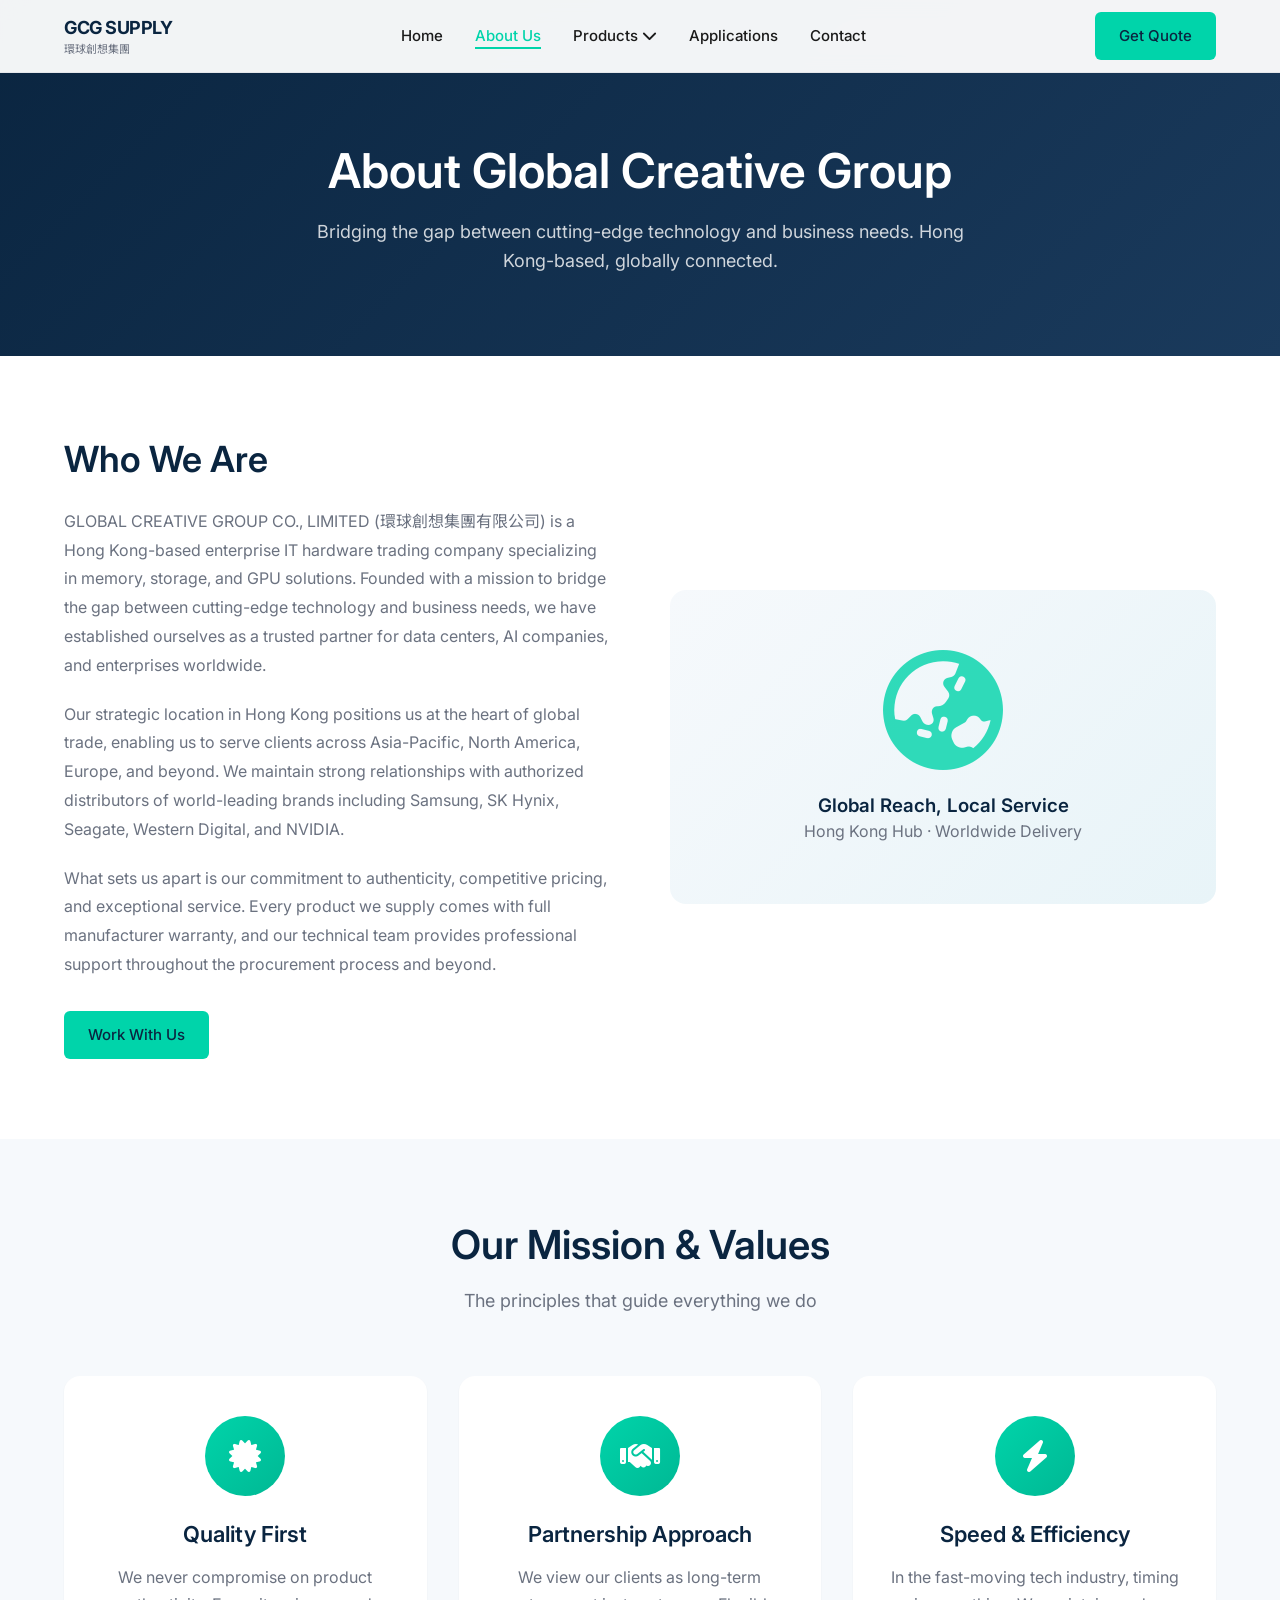
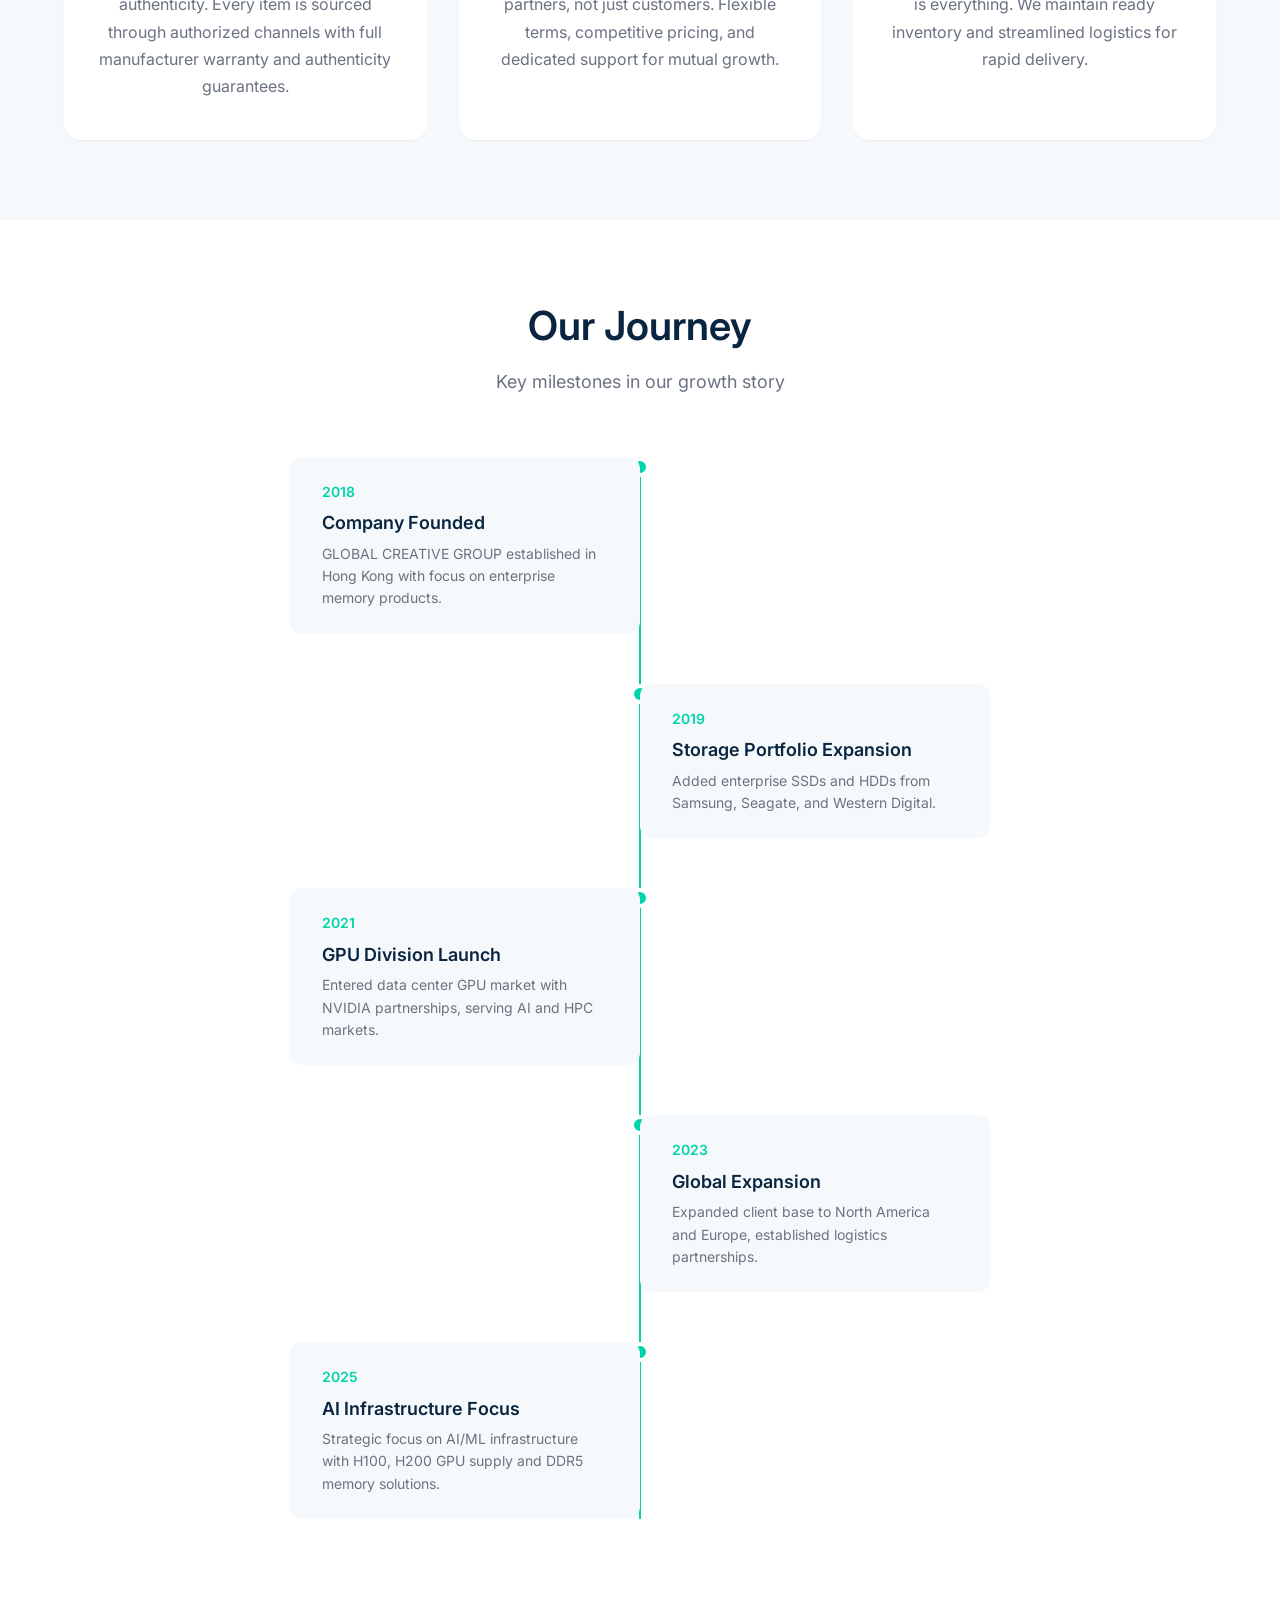
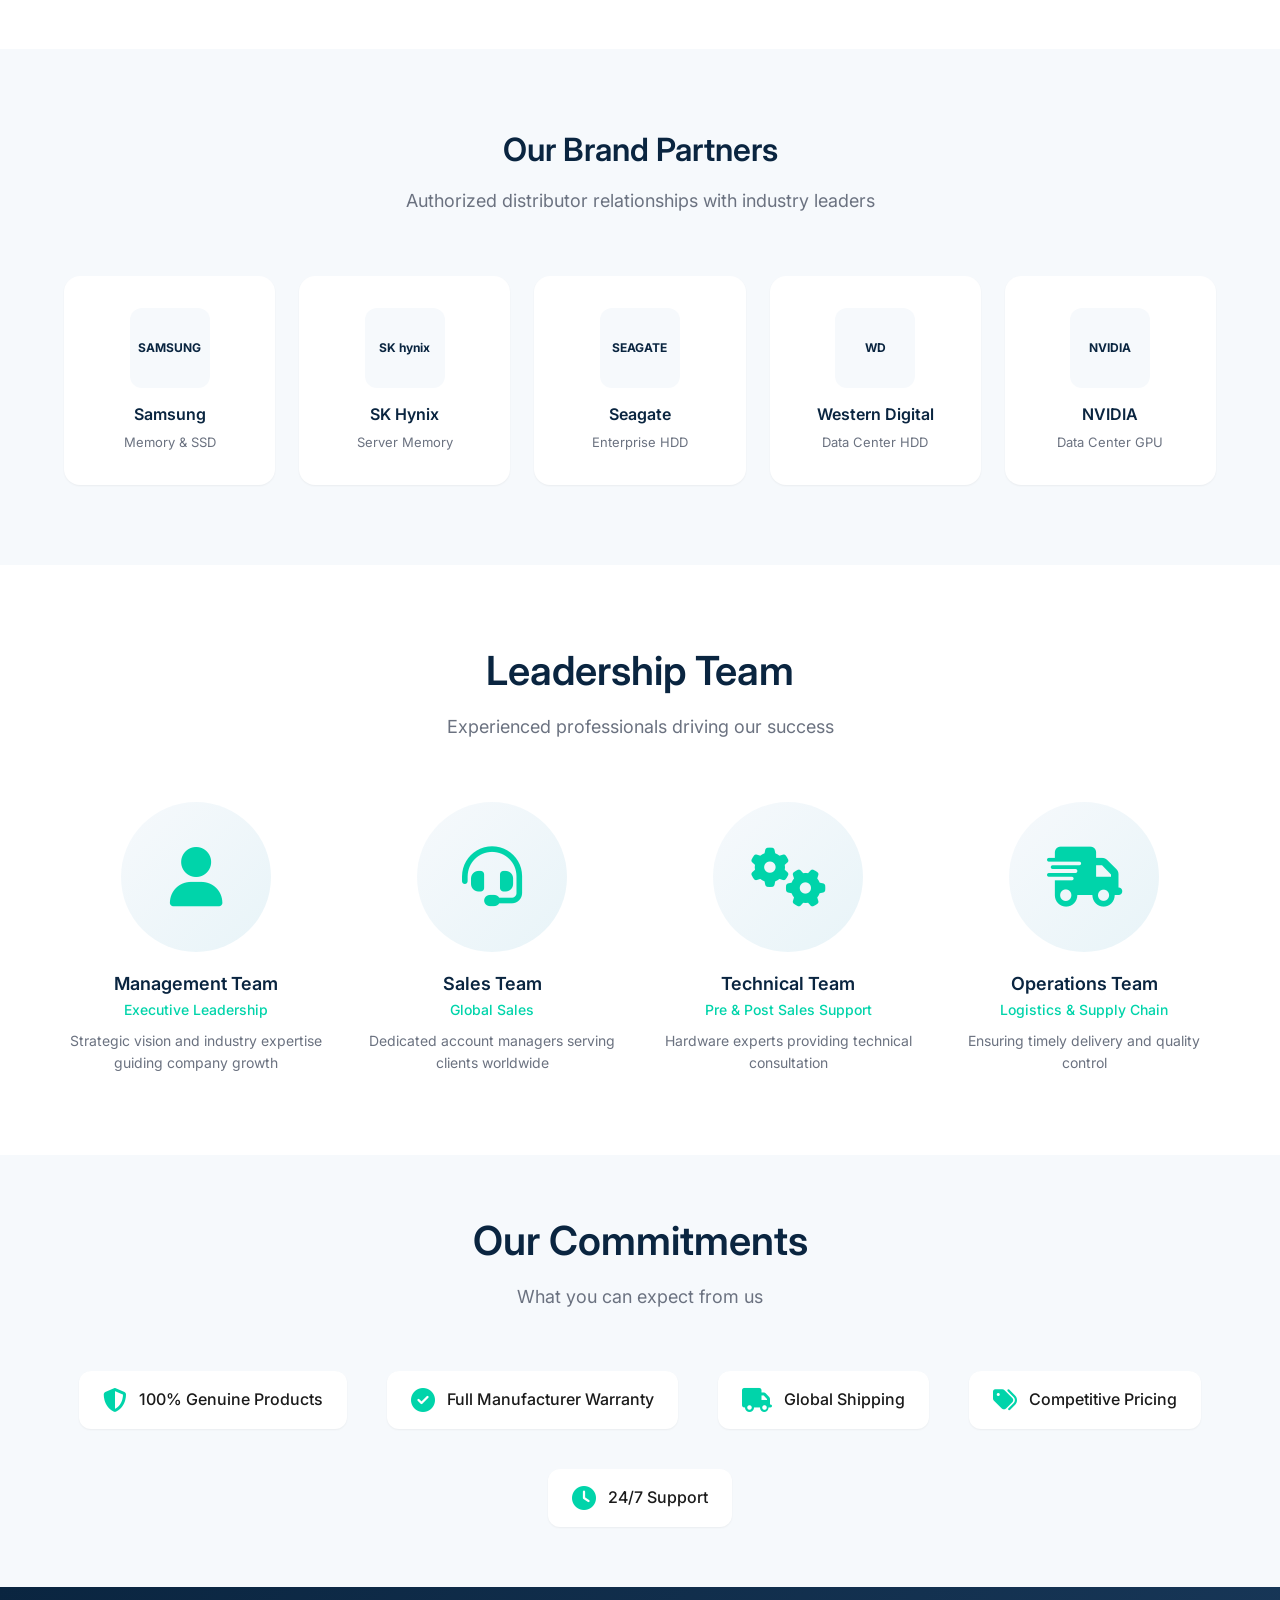
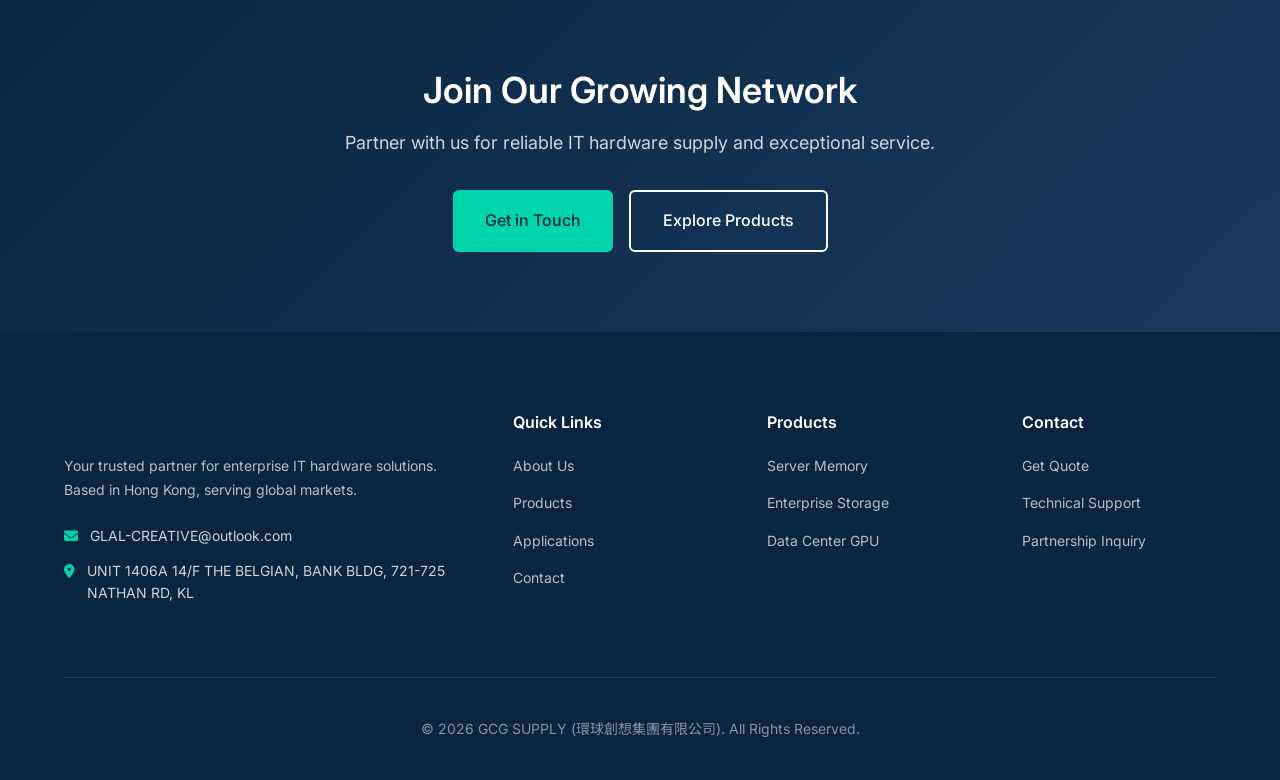
<file: about.html>
<!DOCTYPE html>
<html lang="en">
<head>
    <meta charset="UTF-8">
    <meta name="viewport" content="width=device-width, initial-scale=1.0">
    <title>About Us | Global Creative Group</title>
    <meta name="description" content="Learn about GLOBAL CREATIVE GROUP - Hong Kong-based enterprise IT hardware supplier specializing in memory, storage, and GPU solutions.">
    <link rel="stylesheet" href="css/style.css">
    <link href="https://fonts.googleapis.com/css2?family=Inter:wght@300;400;500;600;700&family=Noto+Sans+SC:wght@300;400;500;700&display=swap" rel="stylesheet">
    <link rel="stylesheet" href="https://cdnjs.cloudflare.com/ajax/libs/font-awesome/6.4.0/css/all.min.css">
    <style>
        .about-hero {
            background: linear-gradient(135deg, var(--primary-color) 0%, #1a3a5c 100%);
            color: white;
            padding: 140px 0 80px;
            text-align: center;
        }
        
        .about-hero h1 {
            color: white;
            font-size: 48px;
            margin-bottom: 16px;
        }
        
        .about-hero p {
            font-size: 18px;
            color: rgba(255, 255, 255, 0.8);
            max-width: 700px;
            margin: 0 auto;
        }
        
        .about-intro {
            padding: 80px 0;
            background-color: white;
        }
        
        .about-grid {
            display: grid;
            grid-template-columns: 1fr 1fr;
            gap: 60px;
            align-items: center;
        }
        
        .about-content h2 {
            margin-bottom: 24px;
            font-size: 36px;
        }
        
        .about-content p {
            color: var(--text-medium);
            margin-bottom: 20px;
            line-height: 1.8;
            font-size: 16px;
        }
        
        .about-image {
            background: linear-gradient(135deg, var(--bg-light) 0%, #e8f4f8 100%);
            border-radius: var(--radius-lg);
            padding: 60px;
            text-align: center;
        }
        
        .about-image i {
            font-size: 120px;
            color: var(--secondary-color);
            opacity: 0.8;
        }
        
        .mission-section {
            padding: 80px 0;
            background-color: var(--bg-light);
        }
        
        .mission-grid {
            display: grid;
            grid-template-columns: repeat(3, 1fr);
            gap: 32px;
        }
        
        .mission-card {
            background: white;
            padding: 40px 32px;
            border-radius: var(--radius-lg);
            text-align: center;
            box-shadow: var(--shadow-sm);
        }
        
        .mission-icon {
            width: 80px;
            height: 80px;
            background: linear-gradient(135deg, var(--secondary-color) 0%, #00B894 100%);
            border-radius: 50%;
            display: flex;
            align-items: center;
            justify-content: center;
            margin: 0 auto 24px;
        }
        
        .mission-icon i {
            font-size: 32px;
            color: white;
        }
        
        .mission-card h3 {
            font-size: 22px;
            margin-bottom: 16px;
        }
        
        .mission-card p {
            color: var(--text-medium);
            line-height: 1.7;
        }
        
        .timeline-section {
            padding: 80px 0;
            background-color: white;
        }
        
        .timeline {
            max-width: 800px;
            margin: 0 auto;
            position: relative;
        }
        
        .timeline::before {
            content: '';
            position: absolute;
            left: 50%;
            transform: translateX(-50%);
            width: 2px;
            height: 100%;
            background: var(--secondary-color);
        }
        
        .timeline-item {
            display: flex;
            justify-content: flex-end;
            padding-right: 50%;
            position: relative;
            margin-bottom: 50px;
        }
        
        .timeline-item:nth-child(even) {
            justify-content: flex-start;
            padding-right: 0;
            padding-left: 50%;
        }
        
        .timeline-content {
            background: var(--bg-light);
            padding: 24px 32px;
            border-radius: var(--radius-md);
            max-width: 350px;
            position: relative;
        }
        
        .timeline-item:nth-child(odd) .timeline-content::after {
            content: '';
            position: absolute;
            right: -10px;
            top: 24px;
            border: 10px solid transparent;
            border-left-color: var(--bg-light);
        }
        
        .timeline-item:nth-child(even) .timeline-content::after {
            content: '';
            position: absolute;
            left: -10px;
            top: 24px;
            border: 10px solid transparent;
            border-right-color: var(--bg-light);
        }
        
        .timeline-dot {
            position: absolute;
            left: 50%;
            transform: translateX(-50%);
            width: 20px;
            height: 20px;
            background: var(--secondary-color);
            border-radius: 50%;
            border: 4px solid white;
            box-shadow: var(--shadow-sm);
        }
        
        .timeline-year {
            font-size: 14px;
            font-weight: 600;
            color: var(--secondary-color);
            margin-bottom: 8px;
        }
        
        .timeline-content h3 {
            font-size: 18px;
            margin-bottom: 8px;
        }
        
        .timeline-content p {
            color: var(--text-medium);
            font-size: 14px;
        }
        
        .partners-section {
            padding: 80px 0;
            background-color: var(--bg-light);
        }
        
        .partners-grid-detailed {
            display: grid;
            grid-template-columns: repeat(5, 1fr);
            gap: 24px;
            margin-top: 40px;
        }
        
        .partner-card {
            background: white;
            padding: 32px 24px;
            border-radius: var(--radius-lg);
            text-align: center;
            box-shadow: var(--shadow-sm);
            transition: var(--transition);
        }
        
        .partner-card:hover {
            transform: translateY(-4px);
            box-shadow: var(--shadow-md);
        }
        
        .partner-logo-placeholder {
            width: 80px;
            height: 80px;
            background: var(--bg-light);
            border-radius: var(--radius-md);
            display: flex;
            align-items: center;
            justify-content: center;
            margin: 0 auto 16px;
            font-weight: 700;
            color: var(--primary-color);
            font-size: 12px;
        }
        
        .partner-card h4 {
            font-size: 16px;
            margin-bottom: 8px;
        }
        
        .partner-card p {
            font-size: 13px;
            color: var(--text-medium);
        }
        
        .team-section {
            padding: 80px 0;
            background-color: white;
        }
        
        .team-grid {
            display: grid;
            grid-template-columns: repeat(4, 1fr);
            gap: 32px;
            margin-top: 40px;
        }
        
        .team-member {
            text-align: center;
        }
        
        .team-avatar {
            width: 150px;
            height: 150px;
            background: linear-gradient(135deg, var(--bg-light) 0%, #e8f4f8 100%);
            border-radius: 50%;
            display: flex;
            align-items: center;
            justify-content: center;
            margin: 0 auto 20px;
        }
        
        .team-avatar i {
            font-size: 60px;
            color: var(--secondary-color);
        }
        
        .team-member h4 {
            font-size: 18px;
            margin-bottom: 4px;
        }
        
        .team-member .role {
            color: var(--secondary-color);
            font-size: 14px;
            font-weight: 500;
            margin-bottom: 8px;
        }
        
        .team-member p {
            font-size: 14px;
            color: var(--text-medium);
        }
        
        .certifications-section {
            padding: 60px 0;
            background-color: var(--bg-light);
        }
        
        .cert-grid {
            display: flex;
            justify-content: center;
            gap: 40px;
            flex-wrap: wrap;
            margin-top: 32px;
        }
        
        .cert-item {
            display: flex;
            align-items: center;
            gap: 12px;
            background: white;
            padding: 16px 24px;
            border-radius: var(--radius-md);
            box-shadow: var(--shadow-sm);
        }
        
        .cert-item i {
            font-size: 24px;
            color: var(--secondary-color);
        }
        
        .cert-item span {
            font-weight: 500;
            color: var(--text-dark);
        }
        
        @media (max-width: 1024px) {
            .about-grid {
                grid-template-columns: 1fr;
            }
            
            .mission-grid {
                grid-template-columns: repeat(2, 1fr);
            }
            
            .partners-grid-detailed {
                grid-template-columns: repeat(3, 1fr);
            }
            
            .team-grid {
                grid-template-columns: repeat(2, 1fr);
            }
        }
        
        @media (max-width: 768px) {
            .about-hero h1 {
                font-size: 36px;
            }
            
            .mission-grid {
                grid-template-columns: 1fr;
            }
            
            .timeline::before {
                left: 20px;
            }
            
            .timeline-item,
            .timeline-item:nth-child(even) {
                padding-left: 60px;
                padding-right: 0;
                justify-content: flex-start;
            }
            
            .timeline-dot {
                left: 20px;
            }
            
            .timeline-item:nth-child(odd) .timeline-content::after,
            .timeline-item:nth-child(even) .timeline-content::after {
                left: -10px;
                right: auto;
                border-right-color: var(--bg-light);
                border-left-color: transparent;
            }
            
            .partners-grid-detailed {
                grid-template-columns: repeat(2, 1fr);
            }
        }
    </style>
</head>
<body>
    <!-- Header -->
    <header class="header">
        <div class="container">
            <nav class="navbar">
                <a href="index.html" class="logo">
                    <span class="logo-text">GCG SUPPLY</span>
                    <span class="logo-sub">環球創想集團</span>
                </a>
                <ul class="nav-menu">
                    <li><a href="index.html">Home</a></li>
                    <li><a href="about.html" class="active">About Us</a></li>
                    <li class="dropdown">
                        <a href="products/index.html">Products <i class="fas fa-chevron-down"></i></a>
                        <ul class="dropdown-menu">
                            <li><a href="products/memory.html">Memory</a></li>
                            <li><a href="products/storage.html">Storage</a></li>
                            <li><a href="products/gpu.html">GPU</a></li>
                        </ul>
                    </li>
                    <li><a href="applications.html">Applications</a></li>
                    <li><a href="contact.html">Contact</a></li>
                </ul>
                <div class="nav-actions">
                    <a href="contact.html" class="btn btn-primary">Get Quote</a>
                    <button class="mobile-menu-toggle" aria-label="Toggle menu">
                        <span></span>
                        <span></span>
                        <span></span>
                    </button>
                </div>
            </nav>
        </div>
    </header>

    <!-- About Hero -->
    <section class="about-hero">
        <div class="container">
            <h1>About Global Creative Group</h1>
            <p>Bridging the gap between cutting-edge technology and business needs. Hong Kong-based, globally connected.</p>
        </div>
    </section>

    <!-- About Intro -->
    <section class="about-intro">
        <div class="container">
            <div class="about-grid">
                <div class="about-content">
                    <h2>Who We Are</h2>
                    <p>GLOBAL CREATIVE GROUP CO., LIMITED (環球創想集團有限公司) is a Hong Kong-based enterprise IT hardware trading company specializing in memory, storage, and GPU solutions. Founded with a mission to bridge the gap between cutting-edge technology and business needs, we have established ourselves as a trusted partner for data centers, AI companies, and enterprises worldwide.</p>
                    
                    <p>Our strategic location in Hong Kong positions us at the heart of global trade, enabling us to serve clients across Asia-Pacific, North America, Europe, and beyond. We maintain strong relationships with authorized distributors of world-leading brands including Samsung, SK Hynix, Seagate, Western Digital, and NVIDIA.</p>
                    
                    <p>What sets us apart is our commitment to authenticity, competitive pricing, and exceptional service. Every product we supply comes with full manufacturer warranty, and our technical team provides professional support throughout the procurement process and beyond.</p>
                    
                    <div style="margin-top: 32px;">
                        <a href="contact.html" class="btn btn-primary">Work With Us</a>
                    </div>
                </div>
                <div class="about-image">
                    <i class="fas fa-globe-asia"></i>
                    <h3 style="margin-top: 24px; color: var(--primary-color);">Global Reach, Local Service</h3>
                    <p style="color: var(--text-medium);">Hong Kong Hub · Worldwide Delivery</p>
                </div>
            </div>
        </div>
    </section>

    <!-- Mission & Values -->
    <section class="mission-section">
        <div class="container">
            <div class="section-header">
                <h2 class="section-title">Our Mission & Values</h2>
                <p class="section-subtitle">The principles that guide everything we do</p>
            </div>
            <div class="mission-grid">
                <div class="mission-card">
                    <div class="mission-icon">
                        <i class="fas fa-certificate"></i>
                    </div>
                    <h3>Quality First</h3>
                    <p>We never compromise on product authenticity. Every item is sourced through authorized channels with full manufacturer warranty and authenticity guarantees.</p>
                </div>
                <div class="mission-card">
                    <div class="mission-icon">
                        <i class="fas fa-handshake"></i>
                    </div>
                    <h3>Partnership Approach</h3>
                    <p>We view our clients as long-term partners, not just customers. Flexible terms, competitive pricing, and dedicated support for mutual growth.</p>
                </div>
                <div class="mission-card">
                    <div class="mission-icon">
                        <i class="fas fa-bolt"></i>
                    </div>
                    <h3>Speed & Efficiency</h3>
                    <p>In the fast-moving tech industry, timing is everything. We maintain ready inventory and streamlined logistics for rapid delivery.</p>
                </div>
            </div>
        </div>
    </section>

    <!-- Company Timeline -->
    <section class="timeline-section">
        <div class="container">
            <div class="section-header">
                <h2 class="section-title">Our Journey</h2>
                <p class="section-subtitle">Key milestones in our growth story</p>
            </div>
            <div class="timeline">
                <div class="timeline-item">
                    <div class="timeline-dot"></div>
                    <div class="timeline-content">
                        <div class="timeline-year">2018</div>
                        <h3>Company Founded</h3>
                        <p>GLOBAL CREATIVE GROUP established in Hong Kong with focus on enterprise memory products.</p>
                    </div>
                </div>
                <div class="timeline-item">
                    <div class="timeline-dot"></div>
                    <div class="timeline-content">
                        <div class="timeline-year">2019</div>
                        <h3>Storage Portfolio Expansion</h3>
                        <p>Added enterprise SSDs and HDDs from Samsung, Seagate, and Western Digital.</p>
                    </div>
                </div>
                <div class="timeline-item">
                    <div class="timeline-dot"></div>
                    <div class="timeline-content">
                        <div class="timeline-year">2021</div>
                        <h3>GPU Division Launch</h3>
                        <p>Entered data center GPU market with NVIDIA partnerships, serving AI and HPC markets.</p>
                    </div>
                </div>
                <div class="timeline-item">
                    <div class="timeline-dot"></div>
                    <div class="timeline-content">
                        <div class="timeline-year">2023</div>
                        <h3>Global Expansion</h3>
                        <p>Expanded client base to North America and Europe, established logistics partnerships.</p>
                    </div>
                </div>
                <div class="timeline-item">
                    <div class="timeline-dot"></div>
                    <div class="timeline-content">
                        <div class="timeline-year">2025</div>
                        <h3>AI Infrastructure Focus</h3>
                        <p>Strategic focus on AI/ML infrastructure with H100, H200 GPU supply and DDR5 memory solutions.</p>
                    </div>
                </div>
            </div>
        </div>
    </section>

    <!-- Brand Partners -->
    <section class="partners-section">
        <div class="container">
            <div class="section-header">
                <h2 class="section-title">Our Brand Partners</h2>
                <p class="section-subtitle">Authorized distributor relationships with industry leaders</p>
            </div>
            <div class="partners-grid-detailed">
                <div class="partner-card">
                    <div class="partner-logo-placeholder">SAMSUNG</div>
                    <h4>Samsung</h4>
                    <p>Memory & SSD</p>
                </div>
                <div class="partner-card">
                    <div class="partner-logo-placeholder">SK hynix</div>
                    <h4>SK Hynix</h4>
                    <p>Server Memory</p>
                </div>
                <div class="partner-card">
                    <div class="partner-logo-placeholder">SEAGATE</div>
                    <h4>Seagate</h4>
                    <p>Enterprise HDD</p>
                </div>
                <div class="partner-card">
                    <div class="partner-logo-placeholder">WD</div>
                    <h4>Western Digital</h4>
                    <p>Data Center HDD</p>
                </div>
                <div class="partner-card">
                    <div class="partner-logo-placeholder">NVIDIA</div>
                    <h4>NVIDIA</h4>
                    <p>Data Center GPU</p>
                </div>
            </div>
        </div>
    </section>

    <!-- Team Section -->
    <section class="team-section">
        <div class="container">
            <div class="section-header">
                <h2 class="section-title">Leadership Team</h2>
                <p class="section-subtitle">Experienced professionals driving our success</p>
            </div>
            <div class="team-grid">
                <div class="team-member">
                    <div class="team-avatar">
                        <i class="fas fa-user"></i>
                    </div>
                    <h4>Management Team</h4>
                    <div class="role">Executive Leadership</div>
                    <p>Strategic vision and industry expertise guiding company growth</p>
                </div>
                <div class="team-member">
                    <div class="team-avatar">
                        <i class="fas fa-headset"></i>
                    </div>
                    <h4>Sales Team</h4>
                    <div class="role">Global Sales</div>
                    <p>Dedicated account managers serving clients worldwide</p>
                </div>
                <div class="team-member">
                    <div class="team-avatar">
                        <i class="fas fa-cogs"></i>
                    </div>
                    <h4>Technical Team</h4>
                    <div class="role">Pre & Post Sales Support</div>
                    <p>Hardware experts providing technical consultation</p>
                </div>
                <div class="team-member">
                    <div class="team-avatar">
                        <i class="fas fa-shipping-fast"></i>
                    </div>
                    <h4>Operations Team</h4>
                    <div class="role">Logistics & Supply Chain</div>
                    <p>Ensuring timely delivery and quality control</p>
                </div>
            </div>
        </div>
    </section>

    <!-- Certifications -->
    <section class="certifications-section">
        <div class="container">
            <div class="section-header">
                <h2 class="section-title">Our Commitments</h2>
                <p class="section-subtitle">What you can expect from us</p>
            </div>
            <div class="cert-grid">
                <div class="cert-item">
                    <i class="fas fa-shield-alt"></i>
                    <span>100% Genuine Products</span>
                </div>
                <div class="cert-item">
                    <i class="fas fa-check-circle"></i>
                    <span>Full Manufacturer Warranty</span>
                </div>
                <div class="cert-item">
                    <i class="fas fa-truck"></i>
                    <span>Global Shipping</span>
                </div>
                <div class="cert-item">
                    <i class="fas fa-tags"></i>
                    <span>Competitive Pricing</span>
                </div>
                <div class="cert-item">
                    <i class="fas fa-clock"></i>
                    <span>24/7 Support</span>
                </div>
            </div>
        </div>
    </section>

    <!-- CTA Section -->
    <section class="cta-section">
        <div class="container">
            <div class="cta-content">
                <h2>Join Our Growing Network</h2>
                <p>Partner with us for reliable IT hardware supply and exceptional service.</p>
                <div class="cta-buttons">
                    <a href="contact.html" class="btn btn-primary btn-lg">Get in Touch</a>
                    <a href="products/index.html" class="btn btn-outline btn-lg">Explore Products</a>
                </div>
            </div>
        </div>
    </section>

    <!-- Footer -->
    <footer class="footer">
        <div class="container">
            <div class="footer-grid">
                <div class="footer-col">
                    <h3 class="footer-logo">GLOBAL CREATIVE GROUP</h3>
                    <p class="footer-desc">Your trusted partner for enterprise IT hardware solutions. Based in Hong Kong, serving global markets.</p>
                    <div class="footer-contact">
                        <p><i class="fas fa-envelope"></i> GLAL-CREATIVE@outlook.com</p>
                        <p><i class="fas fa-map-marker-alt"></i> UNIT 1406A 14/F THE BELGIAN, BANK BLDG, 721-725 NATHAN RD, KL</p>
                    </div>
                </div>
                <div class="footer-col">
                    <h4>Quick Links</h4>
                    <ul>
                        <li><a href="about.html">About Us</a></li>
                        <li><a href="products/index.html">Products</a></li>
                        <li><a href="applications.html">Applications</a></li>
                        <li><a href="contact.html">Contact</a></li>
                    </ul>
                </div>
                <div class="footer-col">
                    <h4>Products</h4>
                    <ul>
                        <li><a href="products/memory.html">Server Memory</a></li>
                        <li><a href="products/storage.html">Enterprise Storage</a></li>
                        <li><a href="products/gpu.html">Data Center GPU</a></li>
                    </ul>
                </div>
                <div class="footer-col">
                    <h4>Contact</h4>
                    <ul>
                        <li><a href="contact.html">Get Quote</a></li>
                        <li><a href="contact.html">Technical Support</a></li>
                        <li><a href="contact.html">Partnership Inquiry</a></li>
                    </ul>
                </div>
            </div>
            <div class="footer-bottom">
                <p>&copy; 2026 GCG SUPPLY (環球創想集團有限公司). All Rights Reserved.</p>
            </div>
        </div>
    </footer>

    <script src="js/main.js"></script>
</body>
</html>
</file>
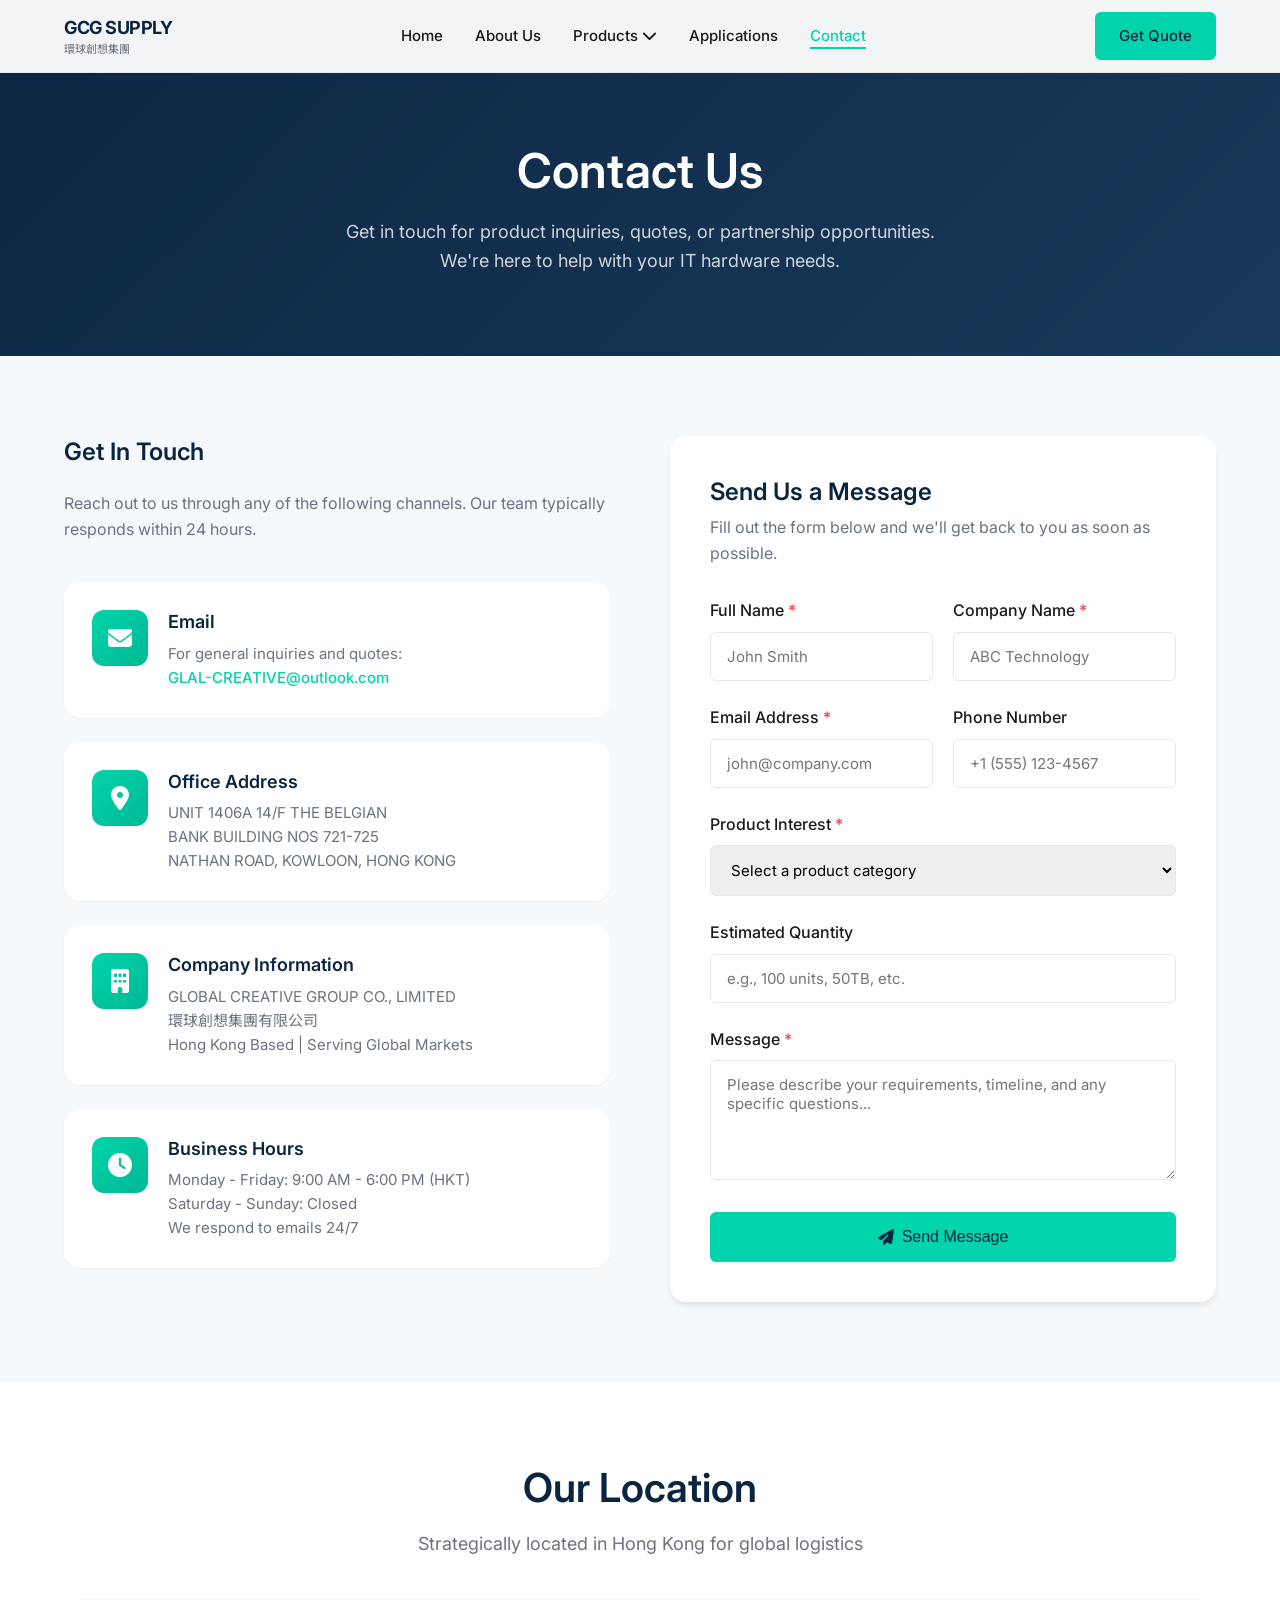
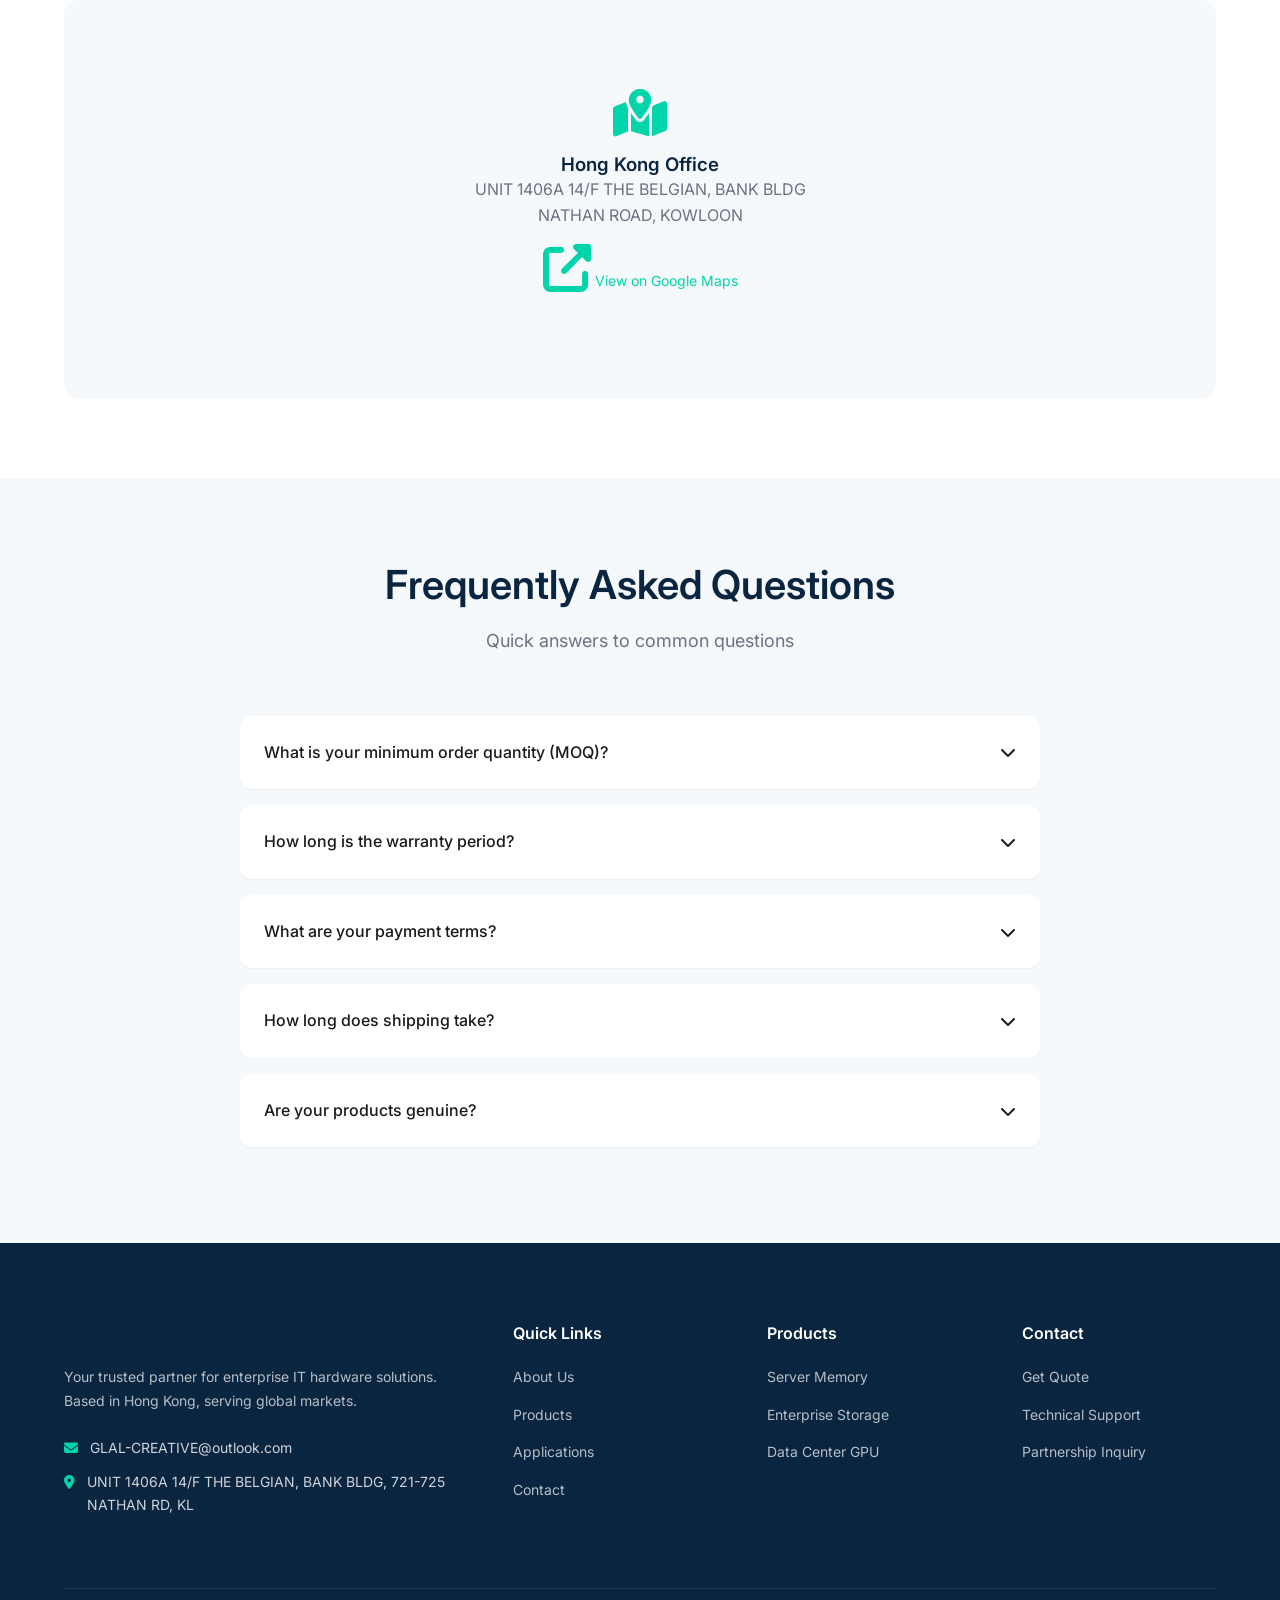
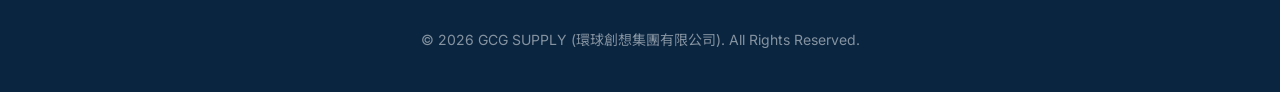
<file: contact.html>
<!DOCTYPE html>
<html lang="en">
<head>
    <meta charset="UTF-8">
    <meta name="viewport" content="width=device-width, initial-scale=1.0">
    <title>Contact Us | Global Creative Group</title>
    <meta name="description" content="Contact GLOBAL CREATIVE GROUP for enterprise IT hardware inquiries. Get quotes for memory, storage, and GPU solutions.">
    <link rel="stylesheet" href="css/style.css">
    <link href="https://fonts.googleapis.com/css2?family=Inter:wght@300;400;500;600;700&family=Noto+Sans+SC:wght@300;400;500;700&display=swap" rel="stylesheet">
    <link rel="stylesheet" href="https://cdnjs.cloudflare.com/ajax/libs/font-awesome/6.4.0/css/all.min.css">
    <style>
        .contact-hero {
            background: linear-gradient(135deg, var(--primary-color) 0%, #1a3a5c 100%);
            color: white;
            padding: 140px 0 80px;
            text-align: center;
        }
        
        .contact-hero h1 {
            color: white;
            font-size: 48px;
            margin-bottom: 16px;
        }
        
        .contact-hero p {
            font-size: 18px;
            color: rgba(255, 255, 255, 0.8);
            max-width: 600px;
            margin: 0 auto;
        }
        
        .contact-section {
            padding: 80px 0;
            background-color: var(--bg-light);
        }
        
        .contact-grid {
            display: grid;
            grid-template-columns: 1fr 1fr;
            gap: 60px;
        }
        
        .contact-info h2 {
            margin-bottom: 24px;
        }
        
        .contact-info > p {
            color: var(--text-medium);
            margin-bottom: 40px;
        }
        
        .info-cards {
            display: flex;
            flex-direction: column;
            gap: 24px;
        }
        
        .info-card {
            background: white;
            padding: 28px;
            border-radius: var(--radius-lg);
            box-shadow: var(--shadow-sm);
            display: flex;
            align-items: flex-start;
            gap: 20px;
        }
        
        .info-icon {
            width: 56px;
            height: 56px;
            background: linear-gradient(135deg, var(--secondary-color) 0%, #00B894 100%);
            border-radius: var(--radius-md);
            display: flex;
            align-items: center;
            justify-content: center;
            flex-shrink: 0;
        }
        
        .info-icon i {
            font-size: 24px;
            color: white;
        }
        
        .info-content h3 {
            font-size: 18px;
            margin-bottom: 8px;
        }
        
        .info-content p {
            color: var(--text-medium);
            font-size: 15px;
            line-height: 1.6;
        }
        
        .info-content a {
            color: var(--secondary-color);
            font-weight: 500;
        }
        
        .info-content a:hover {
            text-decoration: underline;
        }
        
        .contact-form-wrapper {
            background: white;
            padding: 40px;
            border-radius: var(--radius-lg);
            box-shadow: var(--shadow-md);
        }
        
        .contact-form-wrapper h2 {
            margin-bottom: 8px;
        }
        
        .contact-form-wrapper > p {
            color: var(--text-medium);
            margin-bottom: 32px;
        }
        
        .form-group {
            margin-bottom: 24px;
        }
        
        .form-group label {
            display: block;
            font-weight: 500;
            margin-bottom: 8px;
            color: var(--text-dark);
        }
        
        .form-group label .required {
            color: #EF4444;
        }
        
        .form-group input,
        .form-group select,
        .form-group textarea {
            width: 100%;
            padding: 14px 16px;
            border: 1px solid var(--border-color);
            border-radius: var(--radius-sm);
            font-size: 15px;
            font-family: inherit;
            transition: var(--transition);
        }
        
        .form-group input:focus,
        .form-group select:focus,
        .form-group textarea:focus {
            outline: none;
            border-color: var(--secondary-color);
            box-shadow: 0 0 0 3px rgba(0, 212, 170, 0.1);
        }
        
        .form-group textarea {
            resize: vertical;
            min-height: 120px;
        }
        
        .form-row {
            display: grid;
            grid-template-columns: 1fr 1fr;
            gap: 20px;
        }
        
        .form-submit {
            width: 100%;
            padding: 16px;
            font-size: 16px;
        }
        
        .map-section {
            padding: 80px 0;
        }
        
        .map-section .section-header {
            margin-bottom: 40px;
        }
        
        .map-container {
            background: var(--bg-light);
            border-radius: var(--radius-lg);
            overflow: hidden;
            height: 400px;
            display: flex;
            align-items: center;
            justify-content: center;
        }
        
        .map-placeholder {
            text-align: center;
            color: var(--text-medium);
        }
        
        .map-placeholder i {
            font-size: 48px;
            margin-bottom: 16px;
            color: var(--secondary-color);
        }
        
        .faq-section {
            padding: 80px 0;
            background-color: var(--bg-light);
        }
        
        .faq-grid {
            max-width: 800px;
            margin: 0 auto;
        }
        
        .faq-item {
            background: white;
            border-radius: var(--radius-md);
            margin-bottom: 16px;
            overflow: hidden;
            box-shadow: var(--shadow-sm);
        }
        
        .faq-question {
            padding: 24px;
            cursor: pointer;
            display: flex;
            justify-content: space-between;
            align-items: center;
            font-weight: 500;
        }
        
        .faq-question i {
            transition: var(--transition);
        }
        
        .faq-item.active .faq-question i {
            transform: rotate(180deg);
        }
        
        .faq-answer {
            padding: 0 24px;
            max-height: 0;
            overflow: hidden;
            transition: var(--transition);
        }
        
        .faq-item.active .faq-answer {
            padding: 0 24px 24px;
            max-height: 200px;
        }
        
        .faq-answer p {
            color: var(--text-medium);
            line-height: 1.7;
        }
        
        @media (max-width: 768px) {
            .contact-grid {
                grid-template-columns: 1fr;
            }
            
            .form-row {
                grid-template-columns: 1fr;
            }
            
            .contact-hero h1 {
                font-size: 36px;
            }
        }
    </style>
</head>
<body>
    <!-- Header -->
    <header class="header">
        <div class="container">
            <nav class="navbar">
                <a href="index.html" class="logo">
                    <span class="logo-text">GCG SUPPLY</span>
                    <span class="logo-sub">環球創想集團</span>
                </a>
                <ul class="nav-menu">
                    <li><a href="index.html">Home</a></li>
                    <li><a href="about.html">About Us</a></li>
                    <li class="dropdown">
                        <a href="products/index.html">Products <i class="fas fa-chevron-down"></i></a>
                        <ul class="dropdown-menu">
                            <li><a href="products/memory.html">Memory</a></li>
                            <li><a href="products/storage.html">Storage</a></li>
                            <li><a href="products/gpu.html">GPU</a></li>
                        </ul>
                    </li>
                    <li><a href="applications.html">Applications</a></li>
                    <li><a href="contact.html" class="active">Contact</a></li>
                </ul>
                <div class="nav-actions">
                    <a href="contact.html" class="btn btn-primary">Get Quote</a>
                    <button class="mobile-menu-toggle" aria-label="Toggle menu">
                        <span></span>
                        <span></span>
                        <span></span>
                    </button>
                </div>
            </nav>
        </div>
    </header>

    <!-- Contact Hero -->
    <section class="contact-hero">
        <div class="container">
            <h1>Contact Us</h1>
            <p>Get in touch for product inquiries, quotes, or partnership opportunities. We're here to help with your IT hardware needs.</p>
        </div>
    </section>

    <!-- Contact Section -->
    <section class="contact-section">
        <div class="container">
            <div class="contact-grid">
                <div class="contact-info">
                    <h2>Get In Touch</h2>
                    <p>Reach out to us through any of the following channels. Our team typically responds within 24 hours.</p>
                    
                    <div class="info-cards">
                        <div class="info-card">
                            <div class="info-icon">
                                <i class="fas fa-envelope"></i>
                            </div>
                            <div class="info-content">
                                <h3>Email</h3>
                                <p>For general inquiries and quotes:<br>
                                <a href="mailto:GLAL-CREATIVE@outlook.com">GLAL-CREATIVE@outlook.com</a></p>
                            </div>
                        </div>
                        
                        <div class="info-card">
                            <div class="info-icon">
                                <i class="fas fa-map-marker-alt"></i>
                            </div>
                            <div class="info-content">
                                <h3>Office Address</h3>
                                <p>UNIT 1406A 14/F THE BELGIAN<br>
                                BANK BUILDING NOS 721-725<br>
                                NATHAN ROAD, KOWLOON, HONG KONG</p>
                            </div>
                        </div>
                        
                        <div class="info-card">
                            <div class="info-icon">
                                <i class="fas fa-building"></i>
                            </div>
                            <div class="info-content">
                                <h3>Company Information</h3>
                                <p>GLOBAL CREATIVE GROUP CO., LIMITED<br>
                                環球創想集團有限公司<br>
                                Hong Kong Based | Serving Global Markets</p>
                            </div>
                        </div>
                        
                        <div class="info-card">
                            <div class="info-icon">
                                <i class="fas fa-clock"></i>
                            </div>
                            <div class="info-content">
                                <h3>Business Hours</h3>
                                <p>Monday - Friday: 9:00 AM - 6:00 PM (HKT)<br>
                                Saturday - Sunday: Closed<br>
                                We respond to emails 24/7</p>
                            </div>
                        </div>
                    </div>
                </div>
                
                <div class="contact-form-wrapper">
                    <h2>Send Us a Message</h2>
                    <p>Fill out the form below and we'll get back to you as soon as possible.</p>
                    
                    <form action="https://formspree.io/f/YOUR_FORM_ID" method="POST">
                        <div class="form-row">
                            <div class="form-group">
                                <label for="name">Full Name <span class="required">*</span></label>
                                <input type="text" id="name" name="name" required placeholder="John Smith">
                            </div>
                            <div class="form-group">
                                <label for="company">Company Name <span class="required">*</span></label>
                                <input type="text" id="company" name="company" required placeholder="ABC Technology">
                            </div>
                        </div>
                        
                        <div class="form-row">
                            <div class="form-group">
                                <label for="email">Email Address <span class="required">*</span></label>
                                <input type="email" id="email" name="email" required placeholder="john@company.com">
                            </div>
                            <div class="form-group">
                                <label for="phone">Phone Number</label>
                                <input type="tel" id="phone" name="phone" placeholder="+1 (555) 123-4567">
                            </div>
                        </div>
                        
                        <div class="form-group">
                            <label for="product">Product Interest <span class="required">*</span></label>
                            <select id="product" name="product" required>
                                <option value="">Select a product category</option>
                                <option value="memory">Server Memory (DDR4/DDR5)</option>
                                <option value="storage-ssd">Enterprise SSD</option>
                                <option value="storage-hdd">Enterprise HDD</option>
                                <option value="gpu-h100">NVIDIA H100/H200</option>
                                <option value="gpu-a100">NVIDIA A100</option>
                                <option value="gpu-l40s">NVIDIA L40S/RTX</option>
                                <option value="multiple">Multiple Products</option>
                                <option value="other">Other</option>
                            </select>
                        </div>
                        
                        <div class="form-group">
                            <label for="quantity">Estimated Quantity</label>
                            <input type="text" id="quantity" name="quantity" placeholder="e.g., 100 units, 50TB, etc.">
                        </div>
                        
                        <div class="form-group">
                            <label for="message">Message <span class="required">*</span></label>
                            <textarea id="message" name="message" required placeholder="Please describe your requirements, timeline, and any specific questions..."></textarea>
                        </div>
                        
                        <button type="submit" class="btn btn-primary form-submit">
                            <i class="fas fa-paper-plane"></i> Send Message
                        </button>
                    </form>
                </div>
            </div>
        </div>
    </section>

    <!-- Map Section -->
    <section class="map-section">
        <div class="container">
            <div class="section-header">
                <h2 class="section-title">Our Location</h2>
                <p class="section-subtitle">Strategically located in Hong Kong for global logistics</p>
            </div>
            <div class="map-container">
                <div class="map-placeholder">
                    <i class="fas fa-map-marked-alt"></i>
                    <h3>Hong Kong Office</h3>
                    <p>UNIT 1406A 14/F THE BELGIAN, BANK BLDG<br>NATHAN ROAD, KOWLOON</p>
                    <p style="margin-top: 16px; font-size: 14px;">
                        <a href="https://maps.google.com/?q=22.3193,114.1694" target="_blank" style="color: var(--secondary-color);">
                            <i class="fas fa-external-link-alt"></i> View on Google Maps
                        </a>
                    </p>
                </div>
            </div>
        </div>
    </section>

    <!-- FAQ Section -->
    <section class="faq-section">
        <div class="container">
            <div class="section-header">
                <h2 class="section-title">Frequently Asked Questions</h2>
                <p class="section-subtitle">Quick answers to common questions</p>
            </div>
            <div class="faq-grid">
                <div class="faq-item">
                    <div class="faq-question">
                        <span>What is your minimum order quantity (MOQ)?</span>
                        <i class="fas fa-chevron-down"></i>
                    </div>
                    <div class="faq-answer">
                        <p>Our standard MOQ varies by product. For memory modules, typically 10-50 units; for SSDs/HDDs, 5-20 units; for GPUs, 1-5 units. However, we offer flexible terms for long-term partnerships and can discuss specific requirements.</p>
                    </div>
                </div>
                
                <div class="faq-item">
                    <div class="faq-question">
                        <span>How long is the warranty period?</span>
                        <i class="fas fa-chevron-down"></i>
                    </div>
                    <div class="faq-answer">
                        <p>All products come with full manufacturer warranty: Samsung/SK Hynix memory (3-5 years), Seagate/WD HDDs (3-5 years), Samsung SSDs (3-5 years), NVIDIA GPUs (3 years). We also provide technical support throughout the warranty period.</p>
                    </div>
                </div>
                
                <div class="faq-item">
                    <div class="faq-question">
                        <span>What are your payment terms?</span>
                        <i class="fas fa-chevron-down"></i>
                    </div>
                    <div class="faq-answer">
                        <p>For new customers: 30% deposit, 70% before shipment. For established partners: Net 30 terms available. We accept wire transfer (T/T), and can discuss other payment methods for large orders.</p>
                    </div>
                </div>
                
                <div class="faq-item">
                    <div class="faq-question">
                        <span>How long does shipping take?</span>
                        <i class="fas fa-chevron-down"></i>
                    </div>
                    <div class="faq-answer">
                        <p>Shipping time depends on destination and method: Express (DHL/FedEx) 3-7 days worldwide; Air freight 7-14 days; Sea freight 20-40 days. We maintain ready inventory for many products, reducing lead times.</p>
                    </div>
                </div>
                
                <div class="faq-item">
                    <div class="faq-question">
                        <span>Are your products genuine?</span>
                        <i class="fas fa-chevron-down"></i>
                    </div>
                    <div class="faq-answer">
                        <p>Absolutely. We only source products through authorized distributor channels. All items come with original manufacturer warranty and authenticity guarantees. We can provide certificates of authenticity upon request.</p>
                    </div>
                </div>
            </div>
        </div>
    </section>

    <!-- Footer -->
    <footer class="footer">
        <div class="container">
            <div class="footer-grid">
                <div class="footer-col">
                    <h3 class="footer-logo">GLOBAL CREATIVE GROUP</h3>
                    <p class="footer-desc">Your trusted partner for enterprise IT hardware solutions. Based in Hong Kong, serving global markets.</p>
                    <div class="footer-contact">
                        <p><i class="fas fa-envelope"></i> GLAL-CREATIVE@outlook.com</p>
                        <p><i class="fas fa-map-marker-alt"></i> UNIT 1406A 14/F THE BELGIAN, BANK BLDG, 721-725 NATHAN RD, KL</p>
                    </div>
                </div>
                <div class="footer-col">
                    <h4>Quick Links</h4>
                    <ul>
                        <li><a href="about.html">About Us</a></li>
                        <li><a href="products/index.html">Products</a></li>
                        <li><a href="applications.html">Applications</a></li>
                        <li><a href="contact.html">Contact</a></li>
                    </ul>
                </div>
                <div class="footer-col">
                    <h4>Products</h4>
                    <ul>
                        <li><a href="products/memory.html">Server Memory</a></li>
                        <li><a href="products/storage.html">Enterprise Storage</a></li>
                        <li><a href="products/gpu.html">Data Center GPU</a></li>
                    </ul>
                </div>
                <div class="footer-col">
                    <h4>Contact</h4>
                    <ul>
                        <li><a href="contact.html">Get Quote</a></li>
                        <li><a href="contact.html">Technical Support</a></li>
                        <li><a href="contact.html">Partnership Inquiry</a></li>
                    </ul>
                </div>
            </div>
            <div class="footer-bottom">
                <p>&copy; 2026 GCG SUPPLY (環球創想集團有限公司). All Rights Reserved.</p>
            </div>
        </div>
    </footer>

    <script src="js/main.js"></script>
</body>
</html>
</file>
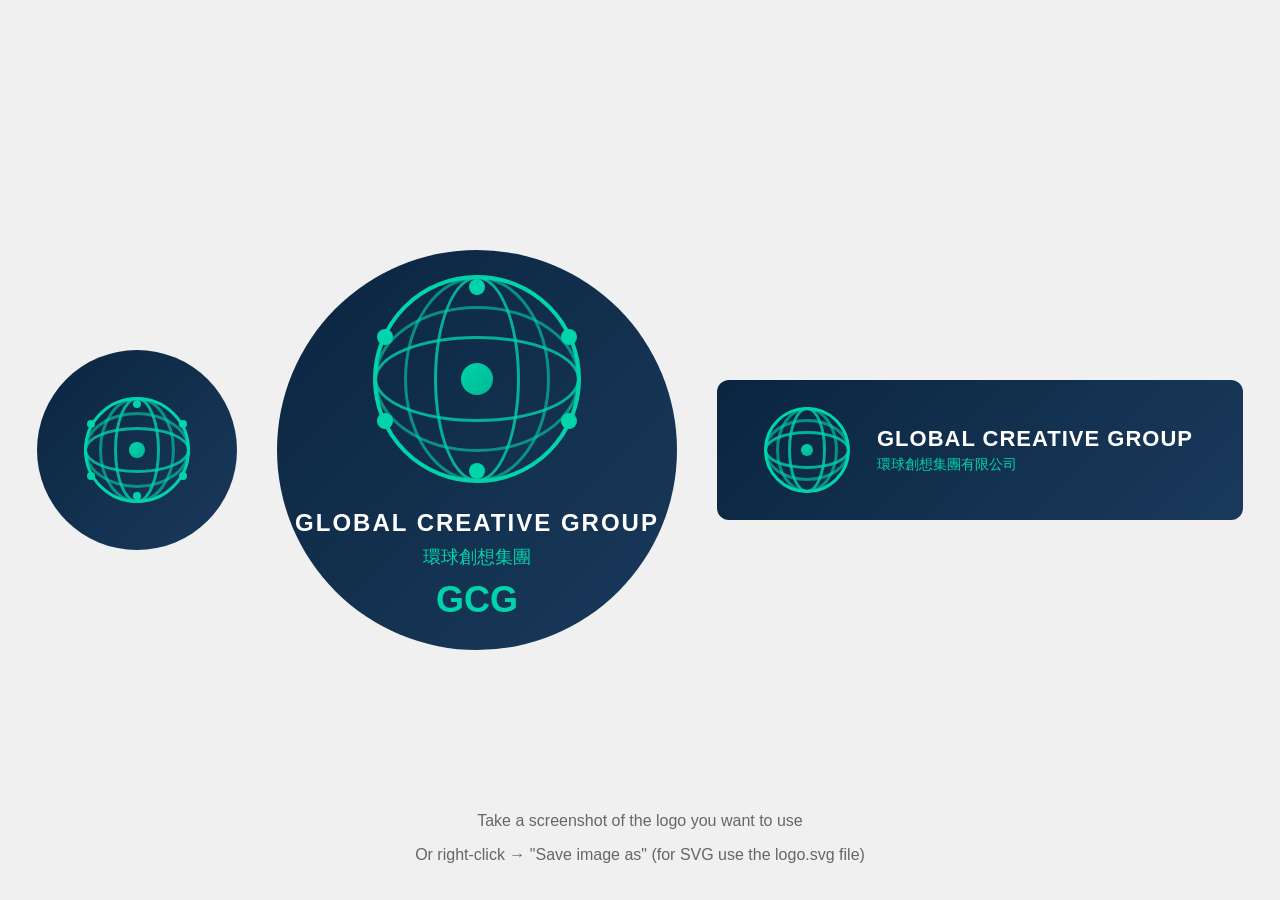
<file: images/logo-preview.html>
<!DOCTYPE html>
<html>
<head>
    <style>
        body {
            margin: 0;
            display: flex;
            justify-content: center;
            align-items: center;
            min-height: 100vh;
            background: #f0f0f0;
        }
        .logo-container {
            width: 400px;
            height: 400px;
            background: linear-gradient(135deg, #0A2540 0%, #1a3a5c 100%);
            border-radius: 50%;
            display: flex;
            flex-direction: column;
            justify-content: center;
            align-items: center;
            position: relative;
        }
        .globe {
            width: 200px;
            height: 200px;
            position: relative;
        }
        .globe-ring {
            position: absolute;
            border: 4px solid #00D4AA;
            border-radius: 50%;
            top: 50%;
            left: 50%;
            transform: translate(-50%, -50%);
        }
        .globe-ring.outer {
            width: 200px;
            height: 200px;
        }
        .globe-ellipse {
            position: absolute;
            border: 3px solid #00D4AA;
            border-radius: 50%;
            top: 50%;
            left: 50%;
            transform: translate(-50%, -50%);
        }
        .globe-ellipse.h1 {
            width: 200px;
            height: 80px;
            opacity: 0.8;
        }
        .globe-ellipse.h2 {
            width: 200px;
            height: 140px;
            opacity: 0.6;
        }
        .globe-ellipse.v1 {
            width: 80px;
            height: 200px;
            opacity: 0.8;
        }
        .globe-ellipse.v2 {
            width: 140px;
            height: 200px;
            opacity: 0.6;
        }
        .center-dot {
            position: absolute;
            width: 32px;
            height: 32px;
            background: linear-gradient(135deg, #00D4AA 0%, #00B894 100%);
            border-radius: 50%;
            top: 50%;
            left: 50%;
            transform: translate(-50%, -50%);
        }
        .node {
            position: absolute;
            width: 16px;
            height: 16px;
            background: #00D4AA;
            border-radius: 50%;
        }
        .node.n1 { top: 0; left: 50%; transform: translateX(-50%); }
        .node.n2 { top: 25%; right: 0; }
        .node.n3 { bottom: 25%; right: 0; }
        .node.n4 { bottom: 0; left: 50%; transform: translateX(-50%); }
        .node.n5 { bottom: 25%; left: 0; }
        .node.n6 { top: 25%; left: 0; }
        
        .company-name {
            margin-top: 30px;
            text-align: center;
        }
        .company-name .en {
            font-family: 'Arial', sans-serif;
            font-size: 24px;
            font-weight: bold;
            color: #ffffff;
            letter-spacing: 2px;
        }
        .company-name .cn {
            font-family: 'Noto Sans SC', sans-serif;
            font-size: 18px;
            color: #00D4AA;
            margin-top: 8px;
        }
        .company-name .initials {
            font-family: 'Arial', sans-serif;
            font-size: 36px;
            font-weight: bold;
            color: #00D4AA;
            margin-top: 10px;
        }
    </style>
</head>
<body>
    <!-- Logo Version 1: Icon Only (for favicon, small usage) -->
    <div class="logo-container" style="width: 200px; height: 200px; margin: 20px;">
        <div class="globe" style="width: 100px; height: 100px;">
            <div class="globe-ring outer" style="width: 100px; height: 100px; border-width: 3px;"></div>
            <div class="globe-ellipse h1" style="width: 100px; height: 40px;"></div>
            <div class="globe-ellipse h2" style="width: 100px; height: 70px;"></div>
            <div class="globe-ellipse v1" style="width: 40px; height: 100px;"></div>
            <div class="globe-ellipse v2" style="width: 70px; height: 100px;"></div>
            <div class="center-dot" style="width: 16px; height: 16px;"></div>
            <div class="node n1" style="width: 8px; height: 8px;"></div>
            <div class="node n2" style="width: 8px; height: 8px; top: 20%;"></div>
            <div class="node n3" style="width: 8px; height: 8px; bottom: 20%;"></div>
            <div class="node n4" style="width: 8px; height: 8px;"></div>
            <div class="node n5" style="width: 8px; height: 8px; bottom: 20%;"></div>
            <div class="node n6" style="width: 8px; height: 8px; top: 20%;"></div>
        </div>
    </div>

    <!-- Logo Version 2: Full Logo with Text -->
    <div class="logo-container" style="margin: 20px;">
        <div class="globe">
            <div class="globe-ring outer"></div>
            <div class="globe-ellipse h1"></div>
            <div class="globe-ellipse h2"></div>
            <div class="globe-ellipse v1"></div>
            <div class="globe-ellipse v2"></div>
            <div class="center-dot"></div>
            <div class="node n1"></div>
            <div class="node n2"></div>
            <div class="node n3"></div>
            <div class="node n4"></div>
            <div class="node n5"></div>
            <div class="node n6"></div>
        </div>
        <div class="company-name">
            <div class="en">GLOBAL CREATIVE GROUP</div>
            <div class="cn">環球創想集團</div>
            <div class="initials">GCG</div>
        </div>
    </div>

    <!-- Logo Version 3: Horizontal Layout (for website header) -->
    <div style="background: linear-gradient(135deg, #0A2540 0%, #1a3a5c 100%); padding: 30px 50px; border-radius: 12px; display: flex; align-items: center; gap: 30px; margin: 20px;">
        <div class="globe" style="width: 80px; height: 80px;">
            <div class="globe-ring outer" style="width: 80px; height: 80px; border-width: 3px;"></div>
            <div class="globe-ellipse h1" style="width: 80px; height: 32px;"></div>
            <div class="globe-ellipse h2" style="width: 80px; height: 56px;"></div>
            <div class="globe-ellipse v1" style="width: 32px; height: 80px;"></div>
            <div class="globe-ellipse v2" style="width: 56px; height: 80px;"></div>
            <div class="center-dot" style="width: 12px; height: 12px;"></div>
        </div>
        <div>
            <div style="font-family: 'Arial', sans-serif; font-size: 22px; font-weight: bold; color: #ffffff; letter-spacing: 1px;">GLOBAL CREATIVE GROUP</div>
            <div style="font-family: 'Noto Sans SC', sans-serif; font-size: 14px; color: #00D4AA; margin-top: 4px;">環球創想集團有限公司</div>
        </div>
    </div>

    <div style="position: absolute; bottom: 20px; text-align: center; color: #666; font-family: Arial;">
        <p>Take a screenshot of the logo you want to use</p>
        <p>Or right-click → "Save image as" (for SVG use the logo.svg file)</p>
    </div>
</body>
</html>
</file>
<file: css/style.css>
/* Global Styles */
:root {
    --primary-color: #0A2540;
    --secondary-color: #00D4AA;
    --accent-color: #635BFF;
    --text-dark: #1A1A1A;
    --text-medium: #6B7280;
    --text-light: #9CA3AF;
    --bg-light: #F6F9FC;
    --bg-white: #FFFFFF;
    --border-color: #E5E7EB;
    --shadow-sm: 0 1px 2px 0 rgba(0, 0, 0, 0.05);
    --shadow-md: 0 4px 6px -1px rgba(0, 0, 0, 0.1);
    --shadow-lg: 0 10px 15px -3px rgba(0, 0, 0, 0.1);
    --radius-sm: 6px;
    --radius-md: 12px;
    --radius-lg: 16px;
    --transition: all 0.3s ease;
}

* {
    margin: 0;
    padding: 0;
    box-sizing: border-box;
}

body {
    font-family: 'Inter', 'Noto Sans SC', -apple-system, BlinkMacSystemFont, sans-serif;
    color: var(--text-dark);
    line-height: 1.6;
    background-color: var(--bg-white);
}

.container {
    max-width: 1200px;
    margin: 0 auto;
    padding: 0 24px;
}

/* Typography */
h1, h2, h3, h4, h5, h6 {
    font-weight: 600;
    line-height: 1.3;
    color: var(--primary-color);
}

a {
    text-decoration: none;
    color: inherit;
    transition: var(--transition);
}

/* Buttons */
.btn {
    display: inline-flex;
    align-items: center;
    justify-content: center;
    padding: 12px 24px;
    font-size: 15px;
    font-weight: 500;
    border-radius: var(--radius-sm);
    cursor: pointer;
    transition: var(--transition);
    border: none;
    gap: 8px;
}

.btn-primary {
    background-color: var(--secondary-color);
    color: var(--primary-color);
}

.btn-primary:hover {
    background-color: #00C49A;
    transform: translateY(-2px);
    box-shadow: var(--shadow-md);
}

.btn-outline {
    background-color: transparent;
    color: var(--primary-color);
    border: 2px solid var(--primary-color);
}

.btn-outline:hover {
    background-color: var(--primary-color);
    color: white;
}

.btn-lg {
    padding: 16px 32px;
    font-size: 16px;
}

/* Header */
.header {
    position: fixed;
    top: 0;
    left: 0;
    right: 0;
    background-color: rgba(255, 255, 255, 0.95);
    backdrop-filter: blur(10px);
    z-index: 1000;
    border-bottom: 1px solid var(--border-color);
}

.navbar {
    display: flex;
    align-items: center;
    justify-content: space-between;
    height: 72px;
}

.logo {
    display: flex;
    flex-direction: column;
}

.logo-text {
    font-size: 18px;
    font-weight: 700;
    color: var(--primary-color);
    letter-spacing: -0.5px;
}

.logo-sub {
    font-size: 11px;
    color: var(--text-medium);
    margin-top: -2px;
}

.nav-menu {
    display: flex;
    list-style: none;
    gap: 32px;
}

.nav-menu a {
    font-size: 15px;
    font-weight: 500;
    color: var(--text-dark);
    position: relative;
}

.nav-menu a:hover,
.nav-menu a.active {
    color: var(--secondary-color);
}

.nav-menu a::after {
    content: '';
    position: absolute;
    bottom: -4px;
    left: 0;
    width: 0;
    height: 2px;
    background-color: var(--secondary-color);
    transition: var(--transition);
}

.nav-menu a:hover::after,
.nav-menu a.active::after {
    width: 100%;
}

.dropdown {
    position: relative;
}

.dropdown-menu {
    position: absolute;
    top: 100%;
    left: 0;
    background-color: white;
    box-shadow: var(--shadow-lg);
    border-radius: var(--radius-md);
    padding: 8px 0;
    min-width: 200px;
    opacity: 0;
    visibility: hidden;
    transform: translateY(10px);
    transition: var(--transition);
    list-style: none;
}

.dropdown:hover .dropdown-menu {
    opacity: 1;
    visibility: visible;
    transform: translateY(0);
}

.dropdown-menu a {
    display: block;
    padding: 10px 20px;
    font-size: 14px;
}

.dropdown-menu a:hover {
    background-color: var(--bg-light);
}

.nav-actions {
    display: flex;
    align-items: center;
    gap: 16px;
}

.mobile-menu-toggle {
    display: none;
    flex-direction: column;
    gap: 5px;
    background: none;
    border: none;
    cursor: pointer;
    padding: 5px;
}

.mobile-menu-toggle span {
    width: 24px;
    height: 2px;
    background-color: var(--primary-color);
    transition: var(--transition);
}

/* Hero Section */
.hero {
    position: relative;
    padding: 160px 0 100px;
    background: linear-gradient(135deg, var(--primary-color) 0%, #1a3a5c 100%);
    color: white;
    overflow: hidden;
}

.hero-bg {
    position: absolute;
    top: 0;
    left: 0;
    right: 0;
    bottom: 0;
    background-image: 
        radial-gradient(circle at 20% 80%, rgba(0, 212, 170, 0.1) 0%, transparent 50%),
        radial-gradient(circle at 80% 20%, rgba(99, 91, 255, 0.1) 0%, transparent 50%);
}

.hero-content {
    position: relative;
    z-index: 1;
    max-width: 700px;
    margin-bottom: 60px;
}

.hero-title {
    font-size: 56px;
    font-weight: 700;
    line-height: 1.1;
    margin-bottom: 20px;
    color: white;
}

.hero-subtitle {
    font-size: 24px;
    font-weight: 400;
    color: var(--secondary-color);
    margin-bottom: 20px;
}

.hero-description {
    font-size: 18px;
    color: rgba(255, 255, 255, 0.8);
    margin-bottom: 32px;
    line-height: 1.7;
}

.hero-buttons {
    display: flex;
    gap: 16px;
    flex-wrap: wrap;
}

.hero-stats {
    position: relative;
    z-index: 1;
    display: grid;
    grid-template-columns: repeat(4, 1fr);
    gap: 24px;
    padding-top: 40px;
    border-top: 1px solid rgba(255, 255, 255, 0.1);
}

.stat-item {
    text-align: center;
}

.stat-number {
    display: block;
    font-size: 36px;
    font-weight: 700;
    color: var(--secondary-color);
    margin-bottom: 8px;
}

.stat-label {
    font-size: 14px;
    color: rgba(255, 255, 255, 0.7);
}

/* Section Styles */
section {
    padding: 100px 0;
}

.section-header {
    text-align: center;
    max-width: 600px;
    margin: 0 auto 60px;
}

.section-title {
    font-size: 40px;
    margin-bottom: 16px;
}

.section-subtitle {
    font-size: 18px;
    color: var(--text-medium);
}

/* Products Section */
.products-section {
    background-color: var(--bg-light);
}

.product-grid {
    display: grid;
    grid-template-columns: repeat(3, 1fr);
    gap: 32px;
}

.product-card {
    background-color: white;
    border-radius: var(--radius-lg);
    padding: 40px 32px;
    text-align: center;
    box-shadow: var(--shadow-sm);
    transition: var(--transition);
}

.product-card:hover {
    transform: translateY(-8px);
    box-shadow: var(--shadow-lg);
}

.product-icon {
    width: 80px;
    height: 80px;
    background: linear-gradient(135deg, var(--secondary-color) 0%, #00B894 100%);
    border-radius: 50%;
    display: flex;
    align-items: center;
    justify-content: center;
    margin: 0 auto 24px;
}

.product-icon i {
    font-size: 32px;
    color: white;
}

.product-title {
    font-size: 24px;
    margin-bottom: 16px;
}

.product-description {
    color: var(--text-medium);
    margin-bottom: 20px;
    font-size: 15px;
}

.product-brands {
    list-style: none;
    margin-bottom: 24px;
}

.product-brands li {
    display: inline-flex;
    align-items: center;
    gap: 6px;
    margin: 4px 8px;
    font-size: 14px;
    color: var(--text-medium);
}

.product-brands i {
    color: var(--secondary-color);
}

/* Why Us Section */
.why-us-section {
    background-color: white;
}

.features-grid {
    display: grid;
    grid-template-columns: repeat(3, 1fr);
    gap: 40px;
}

.feature-item {
    text-align: center;
}

.feature-icon {
    width: 64px;
    height: 64px;
    background-color: var(--bg-light);
    border-radius: var(--radius-md);
    display: flex;
    align-items: center;
    justify-content: center;
    margin: 0 auto 20px;
}

.feature-icon i {
    font-size: 28px;
    color: var(--secondary-color);
}

.feature-item h3 {
    font-size: 20px;
    margin-bottom: 12px;
}

.feature-item p {
    color: var(--text-medium);
    font-size: 15px;
}

/* Applications Section */
.applications-section {
    background-color: var(--bg-light);
}

.applications-grid {
    display: grid;
    grid-template-columns: repeat(4, 1fr);
    gap: 24px;
}

.application-card {
    background-color: white;
    border-radius: var(--radius-lg);
    padding: 32px 24px;
    text-align: center;
    box-shadow: var(--shadow-sm);
    transition: var(--transition);
}

.application-card:hover {
    transform: translateY(-4px);
    box-shadow: var(--shadow-md);
}

.application-icon {
    width: 60px;
    height: 60px;
    background: linear-gradient(135deg, var(--primary-color) 0%, #1a3a5c 100%);
    border-radius: var(--radius-md);
    display: flex;
    align-items: center;
    justify-content: center;
    margin: 0 auto 20px;
}

.application-icon i {
    font-size: 24px;
    color: white;
}

.application-card h3 {
    font-size: 18px;
    margin-bottom: 12px;
}

.application-card p {
    color: var(--text-medium);
    font-size: 14px;
}

/* Partners Section */
.partners-section {
    background-color: white;
    padding: 60px 0;
}

.partners-section .section-title {
    font-size: 32px;
}

.partners-grid {
    display: flex;
    justify-content: center;
    align-items: center;
    gap: 60px;
    flex-wrap: wrap;
}

.partner-logo {
    font-size: 20px;
    font-weight: 600;
    color: var(--text-medium);
    opacity: 0.6;
    transition: var(--transition);
}

.partner-logo:hover {
    opacity: 1;
    color: var(--primary-color);
}

/* CTA Section */
.cta-section {
    background: linear-gradient(135deg, var(--primary-color) 0%, #1a3a5c 100%);
    color: white;
    text-align: center;
    padding: 80px 0;
}

.cta-content h2 {
    font-size: 36px;
    color: white;
    margin-bottom: 16px;
}

.cta-content p {
    font-size: 18px;
    color: rgba(255, 255, 255, 0.8);
    margin-bottom: 32px;
}

.cta-buttons {
    display: flex;
    justify-content: center;
    gap: 16px;
    flex-wrap: wrap;
}

.cta-section .btn-outline {
    border-color: white;
    color: white;
}

.cta-section .btn-outline:hover {
    background-color: white;
    color: var(--primary-color);
}

/* Footer */
.footer {
    background-color: var(--primary-color);
    color: white;
    padding: 80px 0 40px;
}

.footer-grid {
    display: grid;
    grid-template-columns: 2fr 1fr 1fr 1fr;
    gap: 60px;
    margin-bottom: 60px;
}

.footer-logo {
    font-size: 20px;
    font-weight: 700;
    margin-bottom: 16px;
}

.footer-desc {
    color: rgba(255, 255, 255, 0.7);
    font-size: 14px;
    margin-bottom: 24px;
    line-height: 1.7;
}

.footer-contact p {
    display: flex;
    align-items: flex-start;
    gap: 12px;
    color: rgba(255, 255, 255, 0.8);
    font-size: 14px;
    margin-bottom: 12px;
}

.footer-contact i {
    color: var(--secondary-color);
    margin-top: 4px;
}

.footer-col h4 {
    color: white;
    font-size: 16px;
    margin-bottom: 20px;
}

.footer-col ul {
    list-style: none;
}

.footer-col li {
    margin-bottom: 12px;
}

.footer-col a {
    color: rgba(255, 255, 255, 0.7);
    font-size: 14px;
}

.footer-col a:hover {
    color: var(--secondary-color);
}

.footer-bottom {
    padding-top: 40px;
    border-top: 1px solid rgba(255, 255, 255, 0.1);
    text-align: center;
}

.footer-bottom p {
    color: rgba(255, 255, 255, 0.5);
    font-size: 14px;
}

/* Responsive Design */
@media (max-width: 1024px) {
    .hero-title {
        font-size: 44px;
    }
    
    .product-grid,
    .features-grid {
        grid-template-columns: repeat(2, 1fr);
    }
    
    .applications-grid {
        grid-template-columns: repeat(2, 1fr);
    }
    
    .footer-grid {
        grid-template-columns: repeat(2, 1fr);
    }
}

@media (max-width: 768px) {
    .nav-menu,
    .nav-actions .btn {
        display: none;
    }
    
    .mobile-menu-toggle {
        display: flex;
    }
    
    .hero {
        padding: 120px 0 80px;
    }
    
    .hero-title {
        font-size: 36px;
    }
    
    .hero-subtitle {
        font-size: 20px;
    }
    
    .hero-stats {
        grid-template-columns: repeat(2, 1fr);
        gap: 20px;
    }
    
    .product-grid,
    .features-grid,
    .applications-grid {
        grid-template-columns: 1fr;
    }
    
    .section-title {
        font-size: 32px;
    }
    
    .footer-grid {
        grid-template-columns: 1fr;
        gap: 40px;
    }
    
    .partners-grid {
        gap: 30px;
    }
}

@media (max-width: 480px) {
    .hero-title {
        font-size: 28px;
    }
    
    .hero-buttons {
        flex-direction: column;
    }
    
    .btn-lg {
        width: 100%;
    }
    
    .hero-stats {
        grid-template-columns: 1fr 1fr;
    }
    
    .stat-number {
        font-size: 28px;
    }
}
</file>
